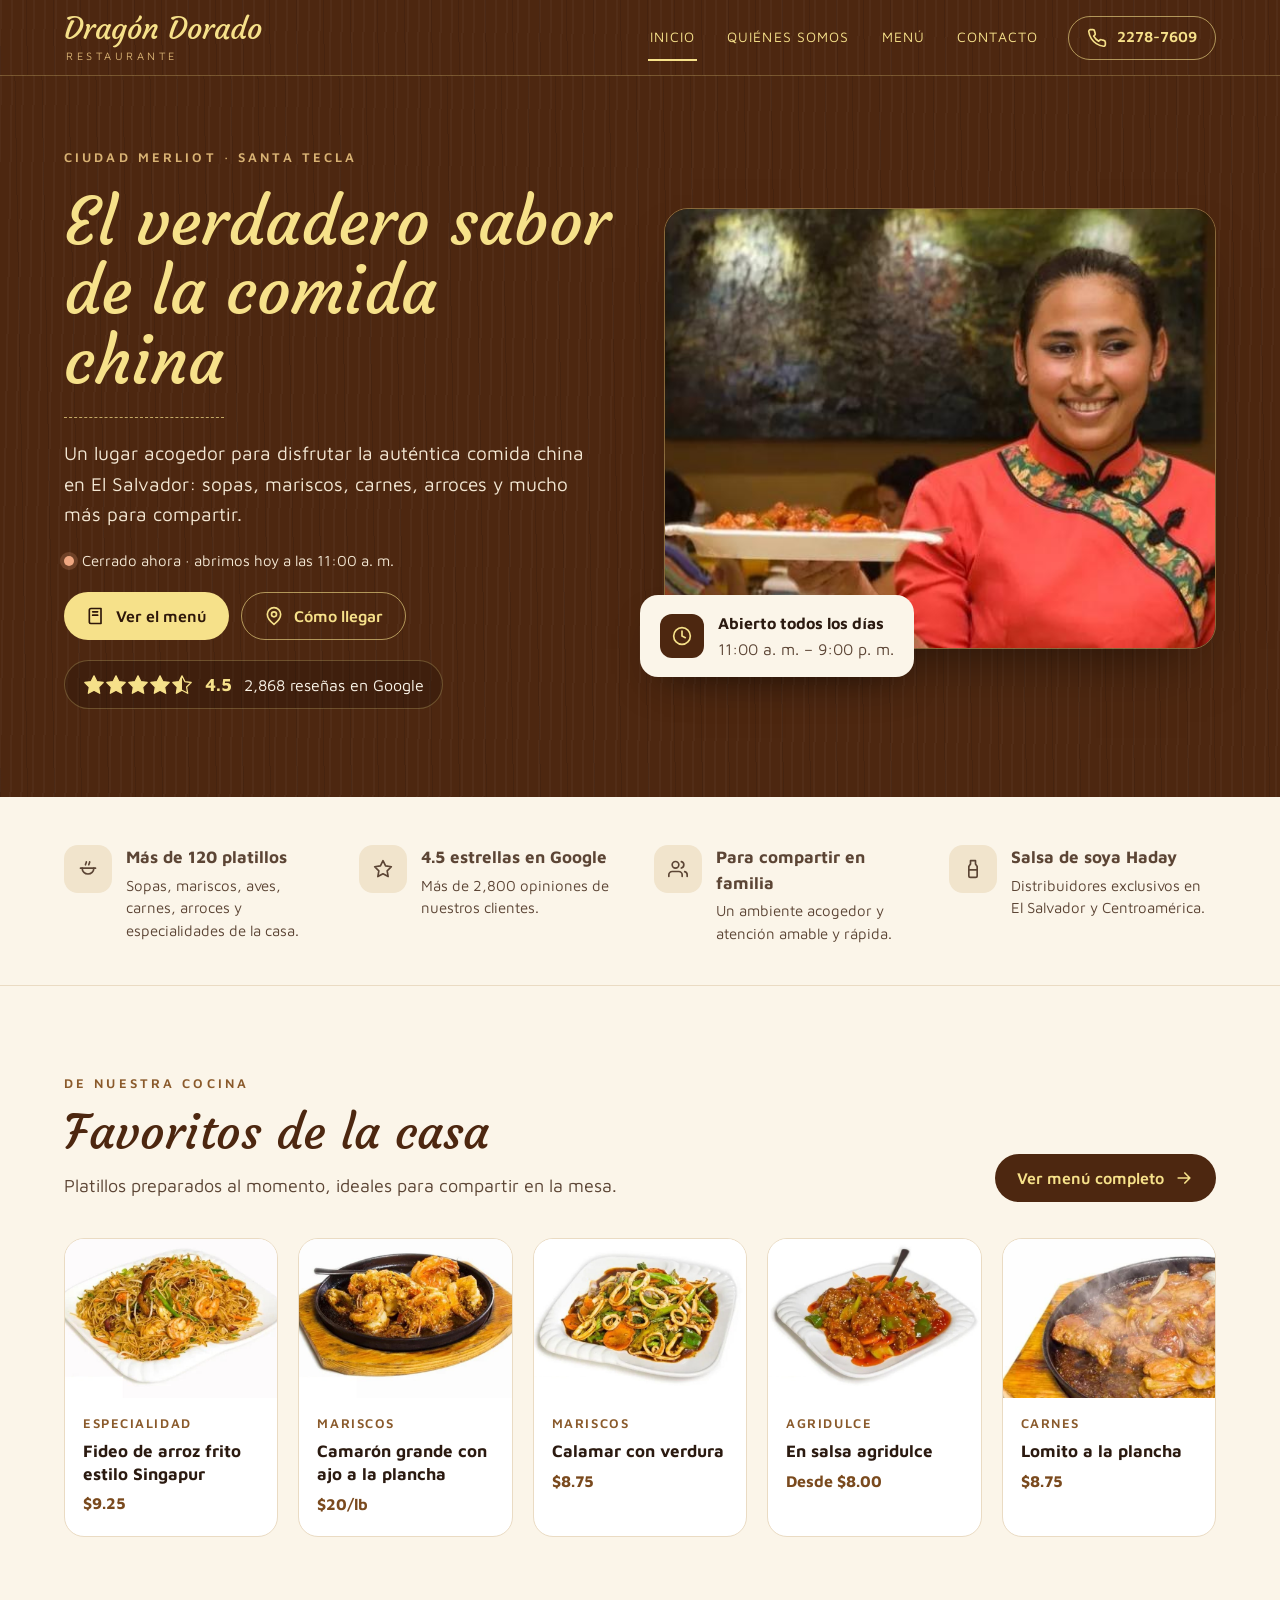
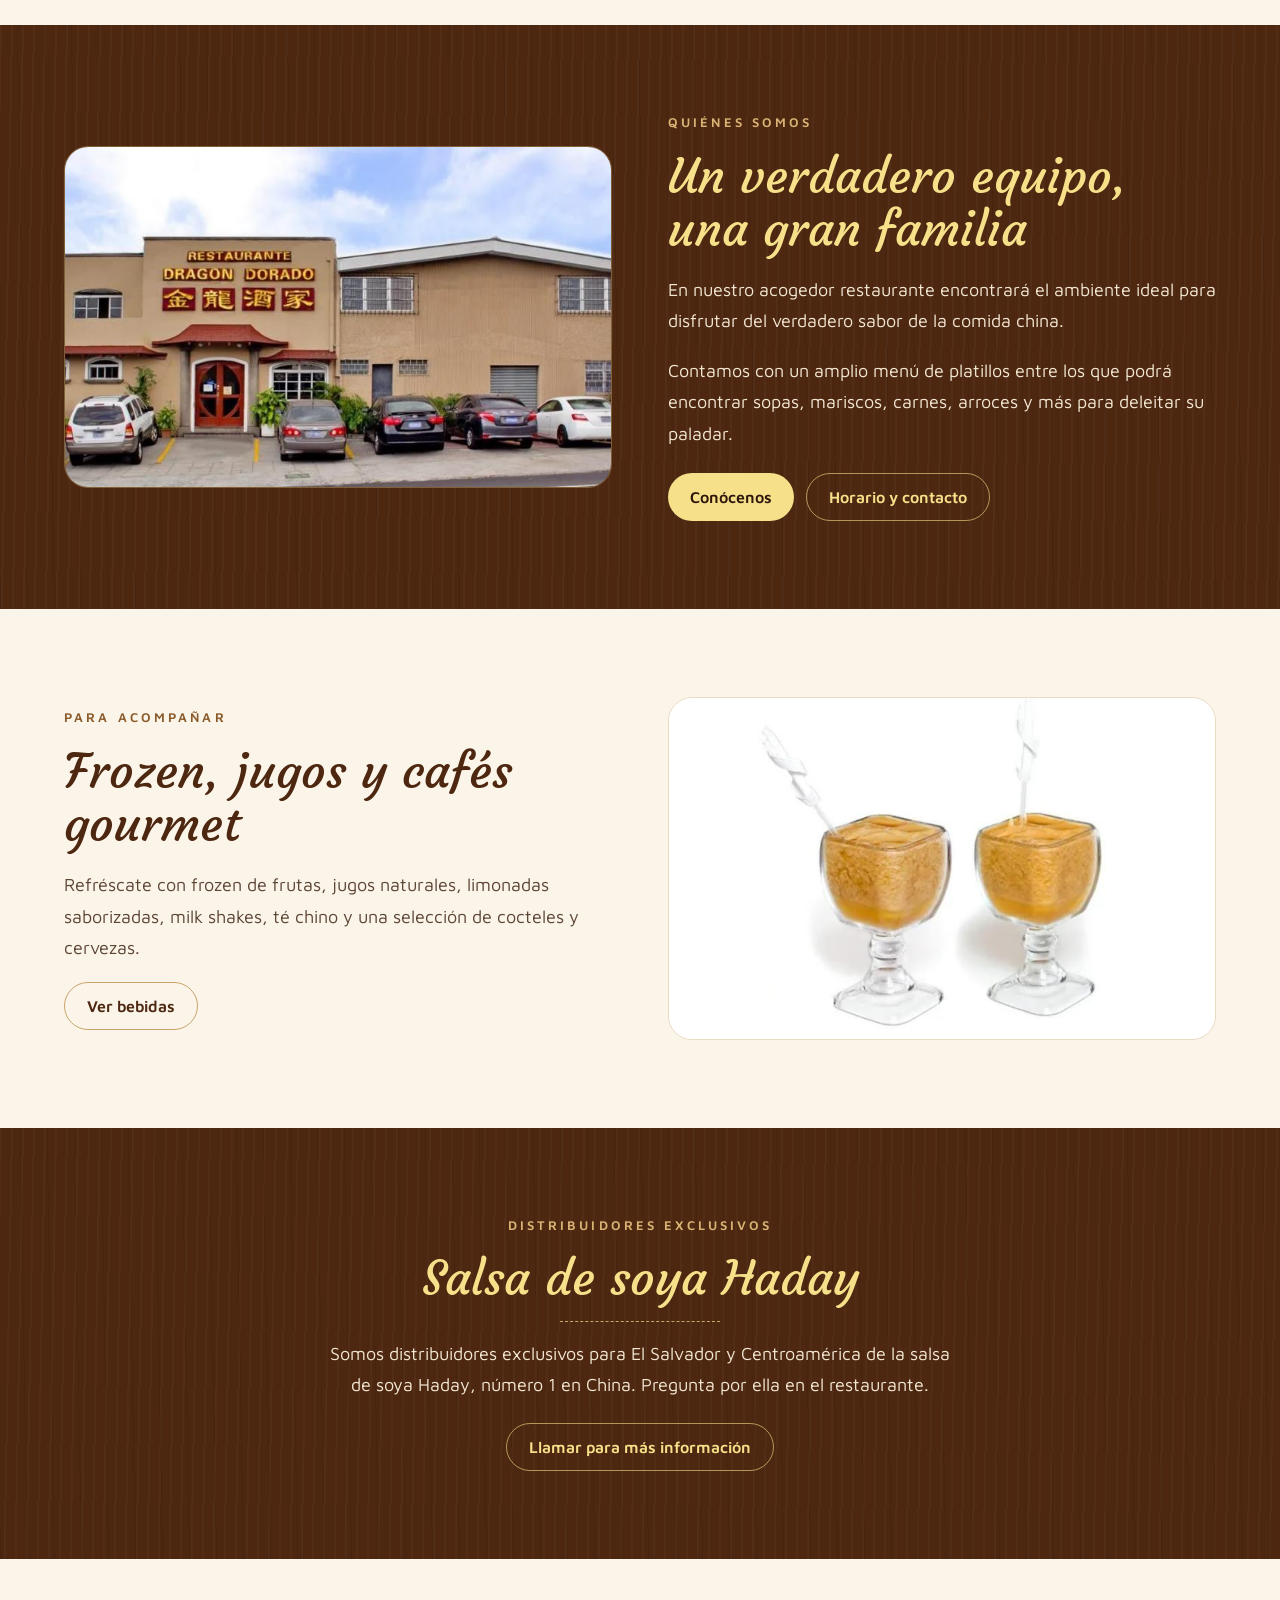
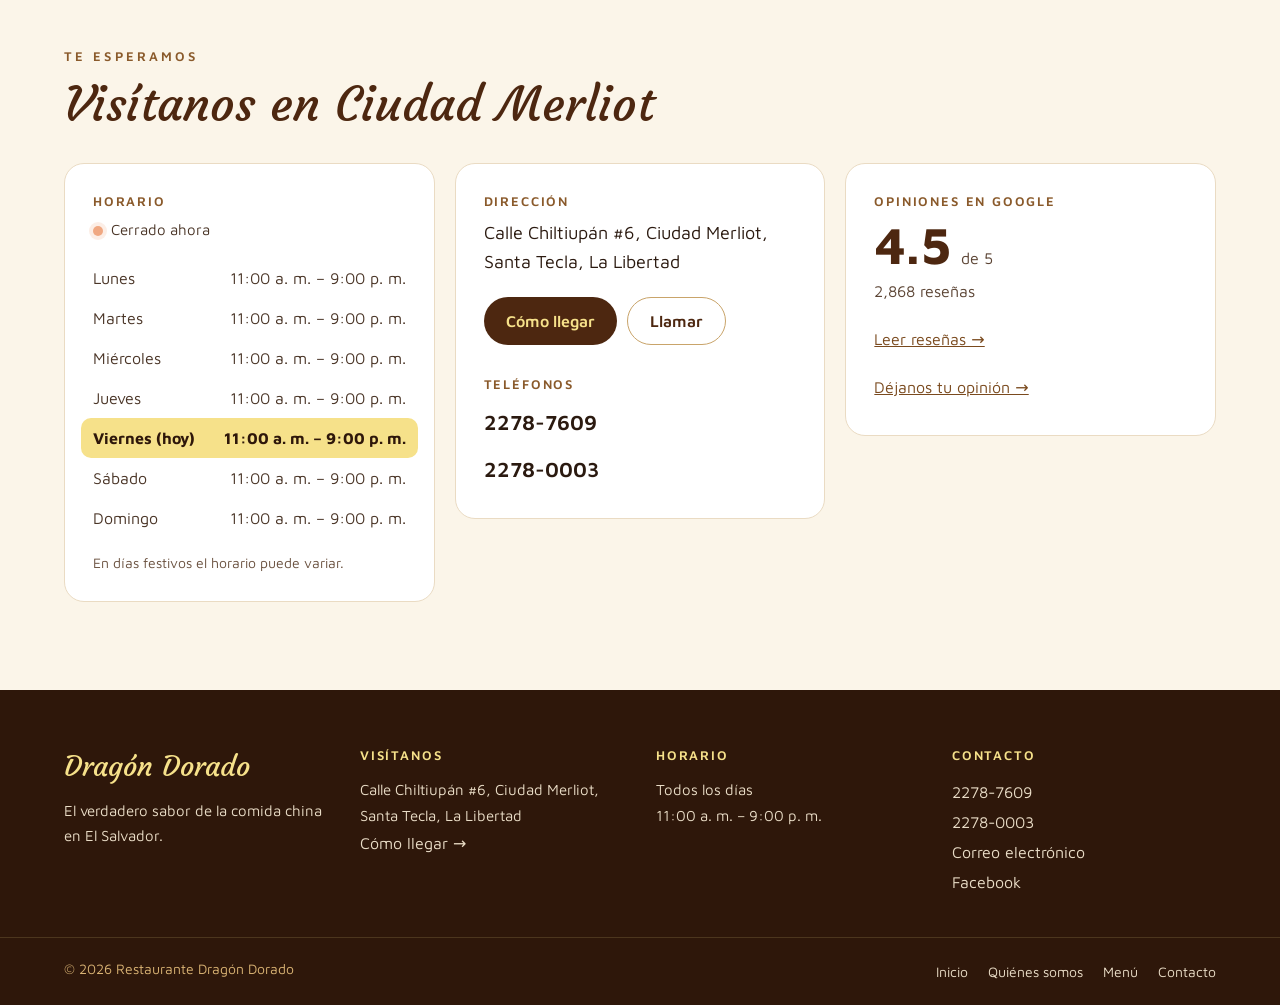
<file: index.html>
<!doctype html>
<html lang="es">
<head>
<meta charset="utf-8">
<meta name="viewport" content="width=device-width, initial-scale=1">
<title>Restaurante Dragón Dorado | Comida china en Santa Tecla</title>
<meta name="description" content="Auténtica comida china en Ciudad Merliot, Santa Tecla. Sopas, mariscos, carnes, arroces y especialidades de la casa. Abierto todos los días de 11:00 a. m. a 9:00 p. m.">
<link rel="canonical" href="https://restaurantedragondorado.netlify.app/">
<meta property="og:type" content="website">
<meta property="og:locale" content="es_SV">
<meta property="og:site_name" content="Restaurante Dragón Dorado">
<meta property="og:title" content="Restaurante Dragón Dorado | Comida china en Santa Tecla">
<meta property="og:description" content="Auténtica comida china en Ciudad Merliot, Santa Tecla. Sopas, mariscos, carnes, arroces y especialidades de la casa. Abierto todos los días de 11:00 a. m. a 9:00 p. m.">
<meta property="og:url" content="https://restaurantedragondorado.netlify.app/">
<meta property="og:image" content="https://restaurantedragondorado.netlify.app/img/servicio.jpg">
<meta name="twitter:card" content="summary_large_image">
<meta name="theme-color" content="#4D2710">
<link rel="icon" href="favicon.svg" type="image/svg+xml">
<link rel="preconnect" href="https://fonts.googleapis.com">
<link rel="preconnect" href="https://fonts.gstatic.com" crossorigin>
<link rel="stylesheet" href="https://fonts.googleapis.com/css2?family=Courgette&amp;family=Maven+Pro:wght@400;500;600;700&amp;display=swap">
<link rel="stylesheet" href="css/styles.css">
<script type="application/ld+json">{"@context": "https://schema.org", "@type": "Restaurant", "name": "Restaurante Dragón Dorado", "url": "https://restaurantedragondorado.netlify.app/", "image": ["https://restaurantedragondorado.netlify.app/img/local.jpg", "https://restaurantedragondorado.netlify.app/img/servicio.jpg"], "description": "Auténtica comida china en Ciudad Merliot, Santa Tecla. Distribuidores exclusivos de la salsa de soya Haday para El Salvador y Centroamérica.", "servesCuisine": ["Comida china", "Cantonesa"], "priceRange": "$$", "telephone": "+503 2278-7609", "email": "atencionalcliente@restaurantedragondorado.com.sv", "address": {"@type": "PostalAddress", "streetAddress": "Calle Chiltiupán #6, Ciudad Merliot", "addressLocality": "Santa Tecla", "addressRegion": "La Libertad", "addressCountry": "SV"}, "geo": {"@type": "GeoCoordinates", "latitude": 13.6782821, "longitude": -89.2685629}, "openingHoursSpecification": [{"@type": "OpeningHoursSpecification", "dayOfWeek": ["Monday", "Tuesday", "Wednesday", "Thursday", "Friday", "Saturday", "Sunday"], "opens": "11:00", "closes": "21:00"}], "hasMenu": "https://restaurantedragondorado.netlify.app/menu.html", "sameAs": ["https://facebook.com/RestauranteDragonDoradoSV"]}</script>
</head>
<body>
<a class="skip" href="#contenido">Saltar al contenido</a>
<header class="site-header wood">
  <div class="wrap hdr">
    <a class="brand" href="index.html" aria-label="Restaurante Dragón Dorado, inicio"><span class="brand-name">Dragón Dorado</span><span class="brand-sub">Restaurante</span></a>
    <button type="button" class="menu-btn" aria-label="Abrir menú" aria-expanded="false" aria-controls="navegacion"><svg class="ic-open" width="22" height="22" viewBox="0 0 24 24" fill="none" stroke="currentColor" stroke-width="2" stroke-linecap="round" stroke-linejoin="round" aria-hidden="true"><path d="M4 7h16M4 12h16M4 17h16"/></svg><svg class="ic-close" width="22" height="22" viewBox="0 0 24 24" fill="none" stroke="currentColor" stroke-width="2" stroke-linecap="round" stroke-linejoin="round" aria-hidden="true"><path d="M6 6l12 12M18 6L6 18"/></svg></button>
    <nav id="navegacion" class="navlinks" aria-label="Principal">
      <a class="navlink" href="index.html" aria-current="page">Inicio</a><a class="navlink" href="quienes-somos.html">Quiénes somos</a><a class="navlink" href="menu.html">Menú</a><a class="navlink" href="contacto.html">Contacto</a>
      <a class="btn btn-line btn-sm hide-sm" href="tel:+50322787609"><svg class="icon" width="18" height="18" viewBox="0 0 24 24" fill="none" stroke="currentColor" stroke-width="2" stroke-linecap="round" stroke-linejoin="round" aria-hidden="true"><path d="M22 16.9v3a2 2 0 0 1-2.2 2 19.8 19.8 0 0 1-8.6-3.1 19.5 19.5 0 0 1-6-6A19.8 19.8 0 0 1 2.1 4.2 2 2 0 0 1 4.1 2h3a2 2 0 0 1 2 1.7c.1.9.4 1.8.7 2.7a2 2 0 0 1-.5 2.1L8 9.8a16 16 0 0 0 6 6l1.3-1.3a2 2 0 0 1 2.1-.4c.9.3 1.8.6 2.7.7a2 2 0 0 1 1.7 2z"/></svg>2278-7609</a>
    </nav>
  </div>
</header>
<main id="contenido">
  <section class="wood">
    <div class="wrap hero hero-grid">
      <div class="stack" style="gap:20px">
        <p class="eyebrow">Ciudad Merliot · Santa Tecla</p>
        <h1 class="display hero-title">El verdadero sabor de la comida china</h1>
        <hr class="rule">
        <p class="lead" style="max-width:520px">Un lugar acogedor para disfrutar la auténtica comida china en El Salvador: sopas, mariscos, carnes, arroces y mucho más para compartir.</p>
        <p class="status" data-status="long" hidden><span class="dot" aria-hidden="true"></span><span class="status-text"></span></p>
        <div class="btns stack-sm">
          <a class="btn btn-gold" href="menu.html"><svg class="icon" width="20" height="20" viewBox="0 0 24 24" fill="none" stroke="currentColor" stroke-width="2" stroke-linecap="round" stroke-linejoin="round" aria-hidden="true"><path d="M4 19.5V5a2 2 0 0 1 2-2h12v18H6a2 2 0 0 1-2-1.5z"/><path d="M8 7h6M8 11h6"/></svg>Ver el menú</a>
          <a class="btn btn-line" href="https://www.google.com/maps/dir/?api=1&amp;destination=Restaurante+Dragon+Dorado+Santa+Tecla&amp;destination_place_id=ChIJp_tjUkouY48RQ3JO6eWSU9M" target="_blank" rel="noopener"><svg class="icon" width="20" height="20" viewBox="0 0 24 24" fill="none" stroke="currentColor" stroke-width="2" stroke-linecap="round" stroke-linejoin="round" aria-hidden="true"><path d="M20 10c0 6-8 12-8 12s-8-6-8-12a8 8 0 0 1 16 0z"/><circle cx="12" cy="10" r="3"/></svg>Cómo llegar</a>
        </div>
        <a class="rating" href="https://search.google.com/local/reviews?placeid=ChIJp_tjUkouY48RQ3JO6eWSU9M" target="_blank" rel="noopener" aria-label="Calificación 4.5 de 5 en Google, 2,868 reseñas. Ver reseñas">
          <svg width="110" height="22" viewBox="0 0 120 24" aria-hidden="true"><defs><clipPath id="stars-home"><rect width="108" height="24"/></clipPath></defs><g fill="none" stroke="#F6E18A" stroke-width="1.4" stroke-linejoin="round"><g transform="translate(0 0)"><path d="M12 2l3.09 6.26L22 9.27l-5 4.87 1.18 6.88L12 17.77l-6.18 3.25L7 14.14 2 9.27l6.91-1.01z"/></g><g transform="translate(24 0)"><path d="M12 2l3.09 6.26L22 9.27l-5 4.87 1.18 6.88L12 17.77l-6.18 3.25L7 14.14 2 9.27l6.91-1.01z"/></g><g transform="translate(48 0)"><path d="M12 2l3.09 6.26L22 9.27l-5 4.87 1.18 6.88L12 17.77l-6.18 3.25L7 14.14 2 9.27l6.91-1.01z"/></g><g transform="translate(72 0)"><path d="M12 2l3.09 6.26L22 9.27l-5 4.87 1.18 6.88L12 17.77l-6.18 3.25L7 14.14 2 9.27l6.91-1.01z"/></g><g transform="translate(96 0)"><path d="M12 2l3.09 6.26L22 9.27l-5 4.87 1.18 6.88L12 17.77l-6.18 3.25L7 14.14 2 9.27l6.91-1.01z"/></g></g><g fill="#F6E18A" clip-path="url(#stars-home)"><g transform="translate(0 0)"><path d="M12 2l3.09 6.26L22 9.27l-5 4.87 1.18 6.88L12 17.77l-6.18 3.25L7 14.14 2 9.27l6.91-1.01z"/></g><g transform="translate(24 0)"><path d="M12 2l3.09 6.26L22 9.27l-5 4.87 1.18 6.88L12 17.77l-6.18 3.25L7 14.14 2 9.27l6.91-1.01z"/></g><g transform="translate(48 0)"><path d="M12 2l3.09 6.26L22 9.27l-5 4.87 1.18 6.88L12 17.77l-6.18 3.25L7 14.14 2 9.27l6.91-1.01z"/></g><g transform="translate(72 0)"><path d="M12 2l3.09 6.26L22 9.27l-5 4.87 1.18 6.88L12 17.77l-6.18 3.25L7 14.14 2 9.27l6.91-1.01z"/></g><g transform="translate(96 0)"><path d="M12 2l3.09 6.26L22 9.27l-5 4.87 1.18 6.88L12 17.77l-6.18 3.25L7 14.14 2 9.27l6.91-1.01z"/></g></g></svg><strong>4.5</strong><span>2,868 reseñas en Google</span>
        </a>
      </div>
      <div class="hero-photo">
        <img src="img/servicio.jpg" width="800" height="448" alt="Mesera de Dragón Dorado sirviendo un platillo en el comedor" fetchpriority="high">
        <div class="hero-badge">
          <span class="badge-ic"><svg class="icon" width="22" height="22" viewBox="0 0 24 24" fill="none" stroke="currentColor" stroke-width="2" stroke-linecap="round" stroke-linejoin="round" aria-hidden="true"><circle cx="12" cy="12" r="10"/><path d="M12 6v6l4 2"/></svg></span>
          <span class="stack" style="gap:2px"><strong>Abierto todos los días</strong><span style="color:#5C4535">11:00 a. m. – 9:00 p. m.</span></span>
        </div>
      </div>
    </div>
  </section>

  <section style="border-bottom:1px solid #EADBC3">
    <div class="wrap feats">
      <div class="feat"><span class="feat-ic"><svg class="icon" width="22" height="22" viewBox="0 0 24 24" fill="none" stroke="currentColor" stroke-width="2" stroke-linecap="round" stroke-linejoin="round" aria-hidden="true"><path d="M3 11h18"/><path d="M5 11a7 7 0 0 0 14 0"/><path d="M9 7c0-1.5 1-2 1-3.5M13 7c0-1.5 1-2 1-3.5"/></svg></span><span><strong>Más de 120 platillos</strong><span>Sopas, mariscos, aves, carnes, arroces y especialidades de la casa.</span></span></div>
      <div class="feat"><span class="feat-ic"><svg class="icon" width="22" height="22" viewBox="0 0 24 24" fill="none" stroke="currentColor" stroke-width="2" stroke-linecap="round" stroke-linejoin="round" aria-hidden="true"><path d="M12 2l3.09 6.26L22 9.27l-5 4.87 1.18 6.88L12 17.77l-6.18 3.25L7 14.14 2 9.27l6.91-1.01z"/></svg></span><span><strong>4.5 estrellas en Google</strong><span>Más de 2,800 opiniones de nuestros clientes.</span></span></div>
      <div class="feat"><span class="feat-ic"><svg class="icon" width="22" height="22" viewBox="0 0 24 24" fill="none" stroke="currentColor" stroke-width="2" stroke-linecap="round" stroke-linejoin="round" aria-hidden="true"><path d="M17 21v-2a4 4 0 0 0-4-4H5a4 4 0 0 0-4 4v2"/><circle cx="9" cy="7" r="4"/><path d="M23 21v-2a4 4 0 0 0-3-3.87M16 3.13a4 4 0 0 1 0 7.75"/></svg></span><span><strong>Para compartir en familia</strong><span>Un ambiente acogedor y atención amable y rápida.</span></span></div>
      <div class="feat"><span class="feat-ic"><svg class="icon" width="22" height="22" viewBox="0 0 24 24" fill="none" stroke="currentColor" stroke-width="2" stroke-linecap="round" stroke-linejoin="round" aria-hidden="true"><path d="M9 2h6v4l2 3v11a2 2 0 0 1-2 2H9a2 2 0 0 1-2-2V9l2-3z"/><path d="M7 13h10"/></svg></span><span><strong>Salsa de soya Haday</strong><span>Distribuidores exclusivos en El Salvador y Centroamérica.</span></span></div>
    </div>
  </section>

  <section>
    <div class="wrap sec">
      <div class="head-row">
        <div class="stack" style="gap:12px;max-width:620px">
          <p class="eyebrow eyebrow-dark">De nuestra cocina</p>
          <h2 class="h2">Favoritos de la casa</h2>
          <p class="p" style="color:#5C4535">Platillos preparados al momento, ideales para compartir en la mesa.</p>
        </div>
        <a class="btn btn-dark" href="menu.html">Ver menú completo<svg class="icon" width="18" height="18" viewBox="0 0 24 24" fill="none" stroke="currentColor" stroke-width="2" stroke-linecap="round" stroke-linejoin="round" aria-hidden="true"><path d="M5 12h14M13 6l6 6-6 6"/></svg></a>
      </div>
      <div class="grid g-210">
        <a class="dish" href="menu.html"><img src="img/fideo-arroz.jpg" width="800" height="520" loading="lazy" alt="Fideo de arroz frito con camarones y verduras"><span class="dish-body"><span class="dish-cat">Especialidad</span><strong class="dish-name">Fideo de arroz frito estilo Singapur</strong><span class="dish-price">$9.25</span></span></a>
        <a class="dish" href="menu.html"><img src="img/camarones-plancha.jpg" width="800" height="520" loading="lazy" alt="Camarones grandes con ajo en plancha caliente"><span class="dish-body"><span class="dish-cat">Mariscos</span><strong class="dish-name">Camarón grande con ajo a la plancha</strong><span class="dish-price">$20/lb</span></span></a>
        <a class="dish" href="menu.html"><img src="img/calamar-verdura.jpg" width="800" height="520" loading="lazy" alt="Calamar salteado con verduras"><span class="dish-body"><span class="dish-cat">Mariscos</span><strong class="dish-name">Calamar con verdura</strong><span class="dish-price">$8.75</span></span></a>
        <a class="dish" href="menu.html"><img src="img/agridulce.jpg" width="800" height="520" loading="lazy" alt="Platillo en salsa agridulce con chile verde y ajonjolí"><span class="dish-body"><span class="dish-cat">Agridulce</span><strong class="dish-name">En salsa agridulce</strong><span class="dish-price">Desde $8.00</span></span></a>
        <a class="dish" href="menu.html"><img src="img/lomito-plancha.jpg" width="800" height="520" loading="lazy" alt="Lomito con cebolla en plancha caliente"><span class="dish-body"><span class="dish-cat">Carnes</span><strong class="dish-name">Lomito a la plancha</strong><span class="dish-price">$8.75</span></span></a>
      </div>
    </div>
  </section>

  <section class="wood">
    <div class="wrap sec split">
      <div><img class="photo" src="img/local.jpg" width="800" height="448" loading="lazy" alt="Fachada del Restaurante Dragón Dorado en Calle Chiltiupán, Ciudad Merliot"></div>
      <div class="stack" style="gap:18px">
        <p class="eyebrow">Quiénes somos</p>
        <h2 class="h2">Un verdadero equipo, una gran familia</h2>
        <p class="p">En nuestro acogedor restaurante encontrará el ambiente ideal para disfrutar del verdadero sabor de la comida china.</p>
        <p class="p">Contamos con un amplio menú de platillos entre los que podrá encontrar sopas, mariscos, carnes, arroces y más para deleitar su paladar.</p>
        <div class="btns" style="margin-top:6px">
          <a class="btn btn-gold" href="quienes-somos.html">Conócenos</a>
          <a class="btn btn-line" href="contacto.html">Horario y contacto</a>
        </div>
      </div>
    </div>
  </section>

  <section>
    <div class="wrap sec split" style="flex-wrap:wrap-reverse">
      <div class="stack" style="gap:18px">
        <p class="eyebrow eyebrow-dark">Para acompañar</p>
        <h2 class="h2">Frozen, jugos y cafés gourmet</h2>
        <p class="p" style="color:#5C4535">Refréscate con frozen de frutas, jugos naturales, limonadas saborizadas, milk shakes, té chino y una selección de cocteles y cervezas.</p>
        <div><a class="btn btn-outline" href="menu.html#bebidas">Ver bebidas</a></div>
      </div>
      <div class="photo-frame"><img class="photo" src="img/frozen.jpg" width="800" height="520" loading="lazy" alt="Dos frozen servidos en copa"></div>
    </div>
  </section>

  <section class="wood">
    <div class="wrap sec stack center" style="gap:16px">
      <p class="eyebrow">Distribuidores exclusivos</p>
      <h2 class="h2">Salsa de soya Haday</h2>
      <hr class="rule">
      <p class="p" style="max-width:640px">Somos distribuidores exclusivos para El Salvador y Centroamérica de la salsa de soya Haday, número 1 en China. Pregunta por ella en el restaurante.</p>
      <a class="btn btn-line" href="tel:+50322787609" style="margin-top:6px">Llamar para más información</a>
    </div>
  </section>

  <section>
    <div class="wrap sec">
      <div class="stack" style="gap:12px;margin-bottom:32px">
        <p class="eyebrow eyebrow-dark">Te esperamos</p>
        <h2 class="h2">Visítanos en Ciudad Merliot</h2>
      </div>
      <div class="grid g-300">
        <div class="card">
          <span class="clabel">Horario</span>
          <p class="status status-dark" data-status="short" hidden><span class="dot" aria-hidden="true"></span><span class="status-text"></span></p>
          <ul class="hours"><li data-day="1"><span>Lunes</span><span>11:00 a. m. – 9:00 p. m.</span></li><li data-day="2"><span>Martes</span><span>11:00 a. m. – 9:00 p. m.</span></li><li data-day="3"><span>Miércoles</span><span>11:00 a. m. – 9:00 p. m.</span></li><li data-day="4"><span>Jueves</span><span>11:00 a. m. – 9:00 p. m.</span></li><li data-day="5"><span>Viernes</span><span>11:00 a. m. – 9:00 p. m.</span></li><li data-day="6"><span>Sábado</span><span>11:00 a. m. – 9:00 p. m.</span></li><li data-day="0"><span>Domingo</span><span>11:00 a. m. – 9:00 p. m.</span></li></ul>
          <span class="note">En días festivos el horario puede variar.</span>
        </div>
        <div class="card">
          <span class="clabel">Dirección</span>
          <p style="margin:0;font-size:18px;line-height:1.6">Calle Chiltiupán #6, Ciudad Merliot, Santa Tecla, La Libertad</p>
          <div class="btns" style="margin-top:12px;gap:10px">
            <a class="btn btn-dark" href="https://www.google.com/maps/dir/?api=1&amp;destination=Restaurante+Dragon+Dorado+Santa+Tecla&amp;destination_place_id=ChIJp_tjUkouY48RQ3JO6eWSU9M" target="_blank" rel="noopener">Cómo llegar</a>
            <a class="btn btn-outline" href="tel:+50322787609">Llamar</a>
          </div>
          <span class="clabel" style="margin-top:22px">Teléfonos</span>
          <a class="big" href="tel:+50322787609">2278-7609</a>
          <a class="big" href="tel:+50322780003">2278-0003</a>
        </div>
        <div class="card">
          <span class="clabel">Opiniones en Google</span>
          <span style="display:flex;align-items:baseline;gap:10px"><span style="font-size:52px;font-weight:700;color:#4D2710;line-height:1">4.5</span><span style="font-size:16px;color:#5C4535">de 5</span></span>
          <span style="font-size:16px;color:#5C4535">2,868 reseñas</span>
          <a href="https://search.google.com/local/reviews?placeid=ChIJp_tjUkouY48RQ3JO6eWSU9M" target="_blank" rel="noopener" style="font-size:16px;padding:8px 0;margin-top:8px">Leer reseñas →</a>
          <a href="https://search.google.com/local/writereview?placeid=ChIJp_tjUkouY48RQ3JO6eWSU9M" target="_blank" rel="noopener" style="font-size:16px;padding:8px 0">Déjanos tu opinión →</a>
        </div>
      </div>
    </div>
  </section>
</main>
<footer class="site-footer">
  <div class="wrap fgrid">
    <div class="stack" style="gap:10px">
      <span style="font-family:'Courgette',cursive;font-size:28px;color:#F6E18A">Dragón Dorado</span>
      <p class="ftext">El verdadero sabor de la comida china en El Salvador.</p>
    </div>
    <div>
      <p class="fh">Visítanos</p>
      <p class="ftext">Calle Chiltiupán #6, Ciudad Merliot, Santa Tecla, La Libertad</p>
      <a class="flink" href="https://www.google.com/maps/dir/?api=1&amp;destination=Restaurante+Dragon+Dorado+Santa+Tecla&amp;destination_place_id=ChIJp_tjUkouY48RQ3JO6eWSU9M" target="_blank" rel="noopener">Cómo llegar →</a>
    </div>
    <div>
      <p class="fh">Horario</p>
      <p class="ftext">Todos los días<br>11:00 a. m. – 9:00 p. m.</p>
    </div>
    <div class="stack" style="gap:0">
      <p class="fh">Contacto</p>
      <a class="flink" href="tel:+50322787609">2278-7609</a>
      <a class="flink" href="tel:+50322780003">2278-0003</a>
      <a class="flink" href="mailto:atencionalcliente@restaurantedragondorado.com.sv">Correo electrónico</a>
      <a class="flink" href="https://facebook.com/RestauranteDragonDoradoSV" target="_blank" rel="noopener">Facebook</a>
    </div>
  </div>
  <div class="fbottom">
    <div class="wrap">
      <span>© <span data-year>2026</span> Restaurante Dragón Dorado</span>
      <nav aria-label="Pie de página"><a class="flink" href="index.html">Inicio</a><a class="flink" href="quienes-somos.html">Quiénes somos</a><a class="flink" href="menu.html">Menú</a><a class="flink" href="contacto.html">Contacto</a></nav>
    </div>
  </div>
</footer>
<nav class="mbar" aria-label="Contacto rápido">
  <a class="mlink" href="tel:+50322787609"><svg class="icon" width="22" height="22" viewBox="0 0 24 24" fill="none" stroke="currentColor" stroke-width="2" stroke-linecap="round" stroke-linejoin="round" aria-hidden="true"><path d="M22 16.9v3a2 2 0 0 1-2.2 2 19.8 19.8 0 0 1-8.6-3.1 19.5 19.5 0 0 1-6-6A19.8 19.8 0 0 1 2.1 4.2 2 2 0 0 1 4.1 2h3a2 2 0 0 1 2 1.7c.1.9.4 1.8.7 2.7a2 2 0 0 1-.5 2.1L8 9.8a16 16 0 0 0 6 6l1.3-1.3a2 2 0 0 1 2.1-.4c.9.3 1.8.6 2.7.7a2 2 0 0 1 1.7 2z"/></svg>Llamar</a>
  <a class="mlink" href="menu.html"><svg class="icon" width="22" height="22" viewBox="0 0 24 24" fill="none" stroke="currentColor" stroke-width="2" stroke-linecap="round" stroke-linejoin="round" aria-hidden="true"><path d="M4 19.5V5a2 2 0 0 1 2-2h12v18H6a2 2 0 0 1-2-1.5z"/><path d="M8 7h6M8 11h6"/></svg>Menú</a>
  <a class="mlink" href="https://www.google.com/maps/dir/?api=1&amp;destination=Restaurante+Dragon+Dorado+Santa+Tecla&amp;destination_place_id=ChIJp_tjUkouY48RQ3JO6eWSU9M" target="_blank" rel="noopener"><svg class="icon" width="22" height="22" viewBox="0 0 24 24" fill="none" stroke="currentColor" stroke-width="2" stroke-linecap="round" stroke-linejoin="round" aria-hidden="true"><path d="M20 10c0 6-8 12-8 12s-8-6-8-12a8 8 0 0 1 16 0z"/><circle cx="12" cy="10" r="3"/></svg>Cómo llegar</a>
</nav>
<script src="js/main.js" defer></script>
</body>
</html>
</file>
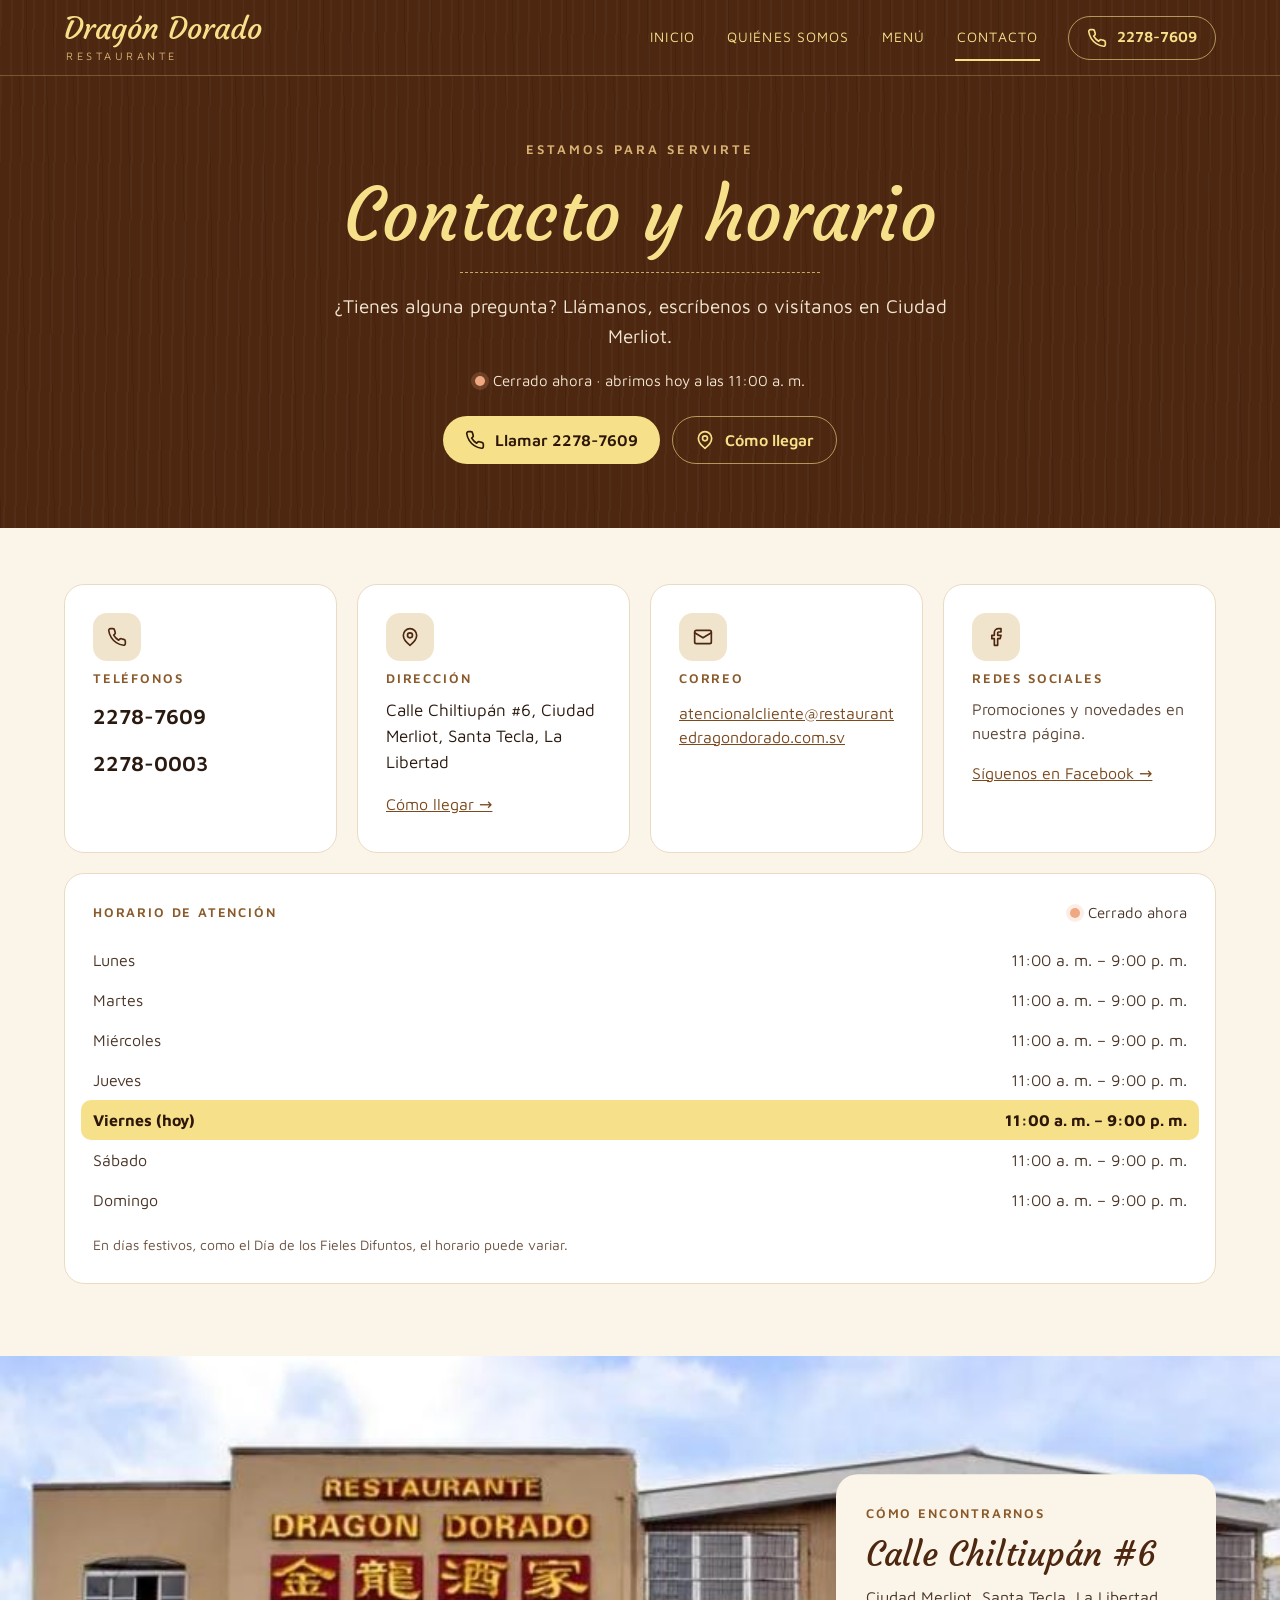
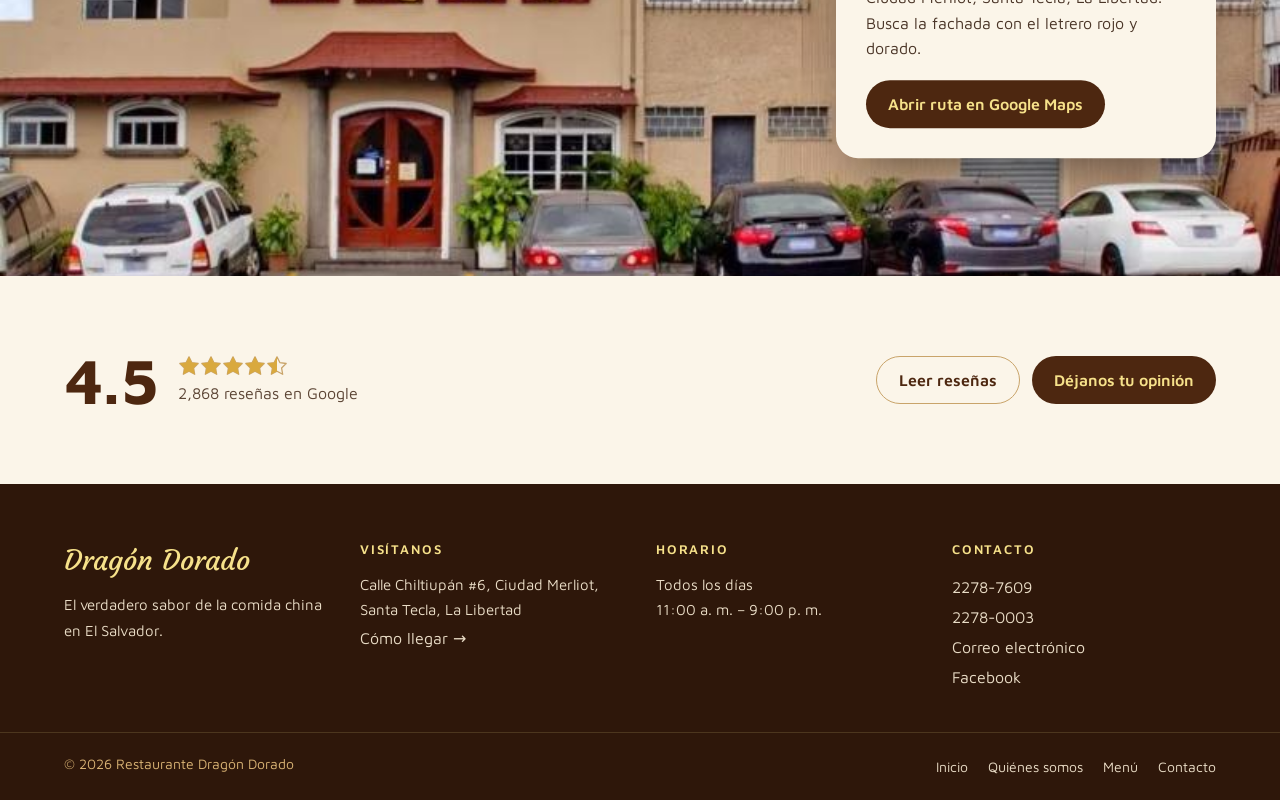
<file: contacto.html>
<!doctype html>
<html lang="es">
<head>
<meta charset="utf-8">
<meta name="viewport" content="width=device-width, initial-scale=1">
<title>Contacto y horario | Restaurante Dragón Dorado</title>
<meta name="description" content="Teléfonos, dirección y horario de Restaurante Dragón Dorado en Calle Chiltiupán #6, Ciudad Merliot, Santa Tecla. Abierto todos los días de 11:00 a. m. a 9:00 p. m.">
<link rel="canonical" href="https://restaurantedragondorado.netlify.app/contacto.html">
<meta property="og:type" content="website">
<meta property="og:locale" content="es_SV">
<meta property="og:site_name" content="Restaurante Dragón Dorado">
<meta property="og:title" content="Contacto y horario | Restaurante Dragón Dorado">
<meta property="og:description" content="Teléfonos, dirección y horario de Restaurante Dragón Dorado en Calle Chiltiupán #6, Ciudad Merliot, Santa Tecla. Abierto todos los días de 11:00 a. m. a 9:00 p. m.">
<meta property="og:url" content="https://restaurantedragondorado.netlify.app/contacto.html">
<meta property="og:image" content="https://restaurantedragondorado.netlify.app/img/local.jpg">
<meta name="twitter:card" content="summary_large_image">
<meta name="theme-color" content="#4D2710">
<link rel="icon" href="favicon.svg" type="image/svg+xml">
<link rel="preconnect" href="https://fonts.googleapis.com">
<link rel="preconnect" href="https://fonts.gstatic.com" crossorigin>
<link rel="stylesheet" href="https://fonts.googleapis.com/css2?family=Courgette&amp;family=Maven+Pro:wght@400;500;600;700&amp;display=swap">
<link rel="stylesheet" href="css/styles.css">
<script type="application/ld+json">{"@context": "https://schema.org", "@type": "Restaurant", "name": "Restaurante Dragón Dorado", "url": "https://restaurantedragondorado.netlify.app/", "image": ["https://restaurantedragondorado.netlify.app/img/local.jpg", "https://restaurantedragondorado.netlify.app/img/servicio.jpg"], "description": "Auténtica comida china en Ciudad Merliot, Santa Tecla. Distribuidores exclusivos de la salsa de soya Haday para El Salvador y Centroamérica.", "servesCuisine": ["Comida china", "Cantonesa"], "priceRange": "$$", "telephone": "+503 2278-7609", "email": "atencionalcliente@restaurantedragondorado.com.sv", "address": {"@type": "PostalAddress", "streetAddress": "Calle Chiltiupán #6, Ciudad Merliot", "addressLocality": "Santa Tecla", "addressRegion": "La Libertad", "addressCountry": "SV"}, "geo": {"@type": "GeoCoordinates", "latitude": 13.6782821, "longitude": -89.2685629}, "openingHoursSpecification": [{"@type": "OpeningHoursSpecification", "dayOfWeek": ["Monday", "Tuesday", "Wednesday", "Thursday", "Friday", "Saturday", "Sunday"], "opens": "11:00", "closes": "21:00"}], "hasMenu": "https://restaurantedragondorado.netlify.app/menu.html", "sameAs": ["https://facebook.com/RestauranteDragonDoradoSV"]}</script>
</head>
<body>
<a class="skip" href="#contenido">Saltar al contenido</a>
<header class="site-header wood">
  <div class="wrap hdr">
    <a class="brand" href="index.html" aria-label="Restaurante Dragón Dorado, inicio"><span class="brand-name">Dragón Dorado</span><span class="brand-sub">Restaurante</span></a>
    <button type="button" class="menu-btn" aria-label="Abrir menú" aria-expanded="false" aria-controls="navegacion"><svg class="ic-open" width="22" height="22" viewBox="0 0 24 24" fill="none" stroke="currentColor" stroke-width="2" stroke-linecap="round" stroke-linejoin="round" aria-hidden="true"><path d="M4 7h16M4 12h16M4 17h16"/></svg><svg class="ic-close" width="22" height="22" viewBox="0 0 24 24" fill="none" stroke="currentColor" stroke-width="2" stroke-linecap="round" stroke-linejoin="round" aria-hidden="true"><path d="M6 6l12 12M18 6L6 18"/></svg></button>
    <nav id="navegacion" class="navlinks" aria-label="Principal">
      <a class="navlink" href="index.html">Inicio</a><a class="navlink" href="quienes-somos.html">Quiénes somos</a><a class="navlink" href="menu.html">Menú</a><a class="navlink" href="contacto.html" aria-current="page">Contacto</a>
      <a class="btn btn-line btn-sm hide-sm" href="tel:+50322787609"><svg class="icon" width="18" height="18" viewBox="0 0 24 24" fill="none" stroke="currentColor" stroke-width="2" stroke-linecap="round" stroke-linejoin="round" aria-hidden="true"><path d="M22 16.9v3a2 2 0 0 1-2.2 2 19.8 19.8 0 0 1-8.6-3.1 19.5 19.5 0 0 1-6-6A19.8 19.8 0 0 1 2.1 4.2 2 2 0 0 1 4.1 2h3a2 2 0 0 1 2 1.7c.1.9.4 1.8.7 2.7a2 2 0 0 1-.5 2.1L8 9.8a16 16 0 0 0 6 6l1.3-1.3a2 2 0 0 1 2.1-.4c.9.3 1.8.6 2.7.7a2 2 0 0 1 1.7 2z"/></svg>2278-7609</a>
    </nav>
  </div>
</header>
<main id="contenido">
  <section class="wood">
    <div class="wrap page-hero">
      <p class="eyebrow">Estamos para servirte</p>
      <h1 class="display">Contacto y horario</h1>
      <hr class="rule">
      <p class="lead">¿Tienes alguna pregunta? Llámanos, escríbenos o visítanos en Ciudad Merliot.</p>
      <p class="status" data-status="long" hidden><span class="dot" aria-hidden="true"></span><span class="status-text"></span></p>
      <div class="btns stack-sm" style="justify-content:center;margin-top:6px">
        <a class="btn btn-gold" href="tel:+50322787609"><svg class="icon" width="20" height="20" viewBox="0 0 24 24" fill="none" stroke="currentColor" stroke-width="2" stroke-linecap="round" stroke-linejoin="round" aria-hidden="true"><path d="M22 16.9v3a2 2 0 0 1-2.2 2 19.8 19.8 0 0 1-8.6-3.1 19.5 19.5 0 0 1-6-6A19.8 19.8 0 0 1 2.1 4.2 2 2 0 0 1 4.1 2h3a2 2 0 0 1 2 1.7c.1.9.4 1.8.7 2.7a2 2 0 0 1-.5 2.1L8 9.8a16 16 0 0 0 6 6l1.3-1.3a2 2 0 0 1 2.1-.4c.9.3 1.8.6 2.7.7a2 2 0 0 1 1.7 2z"/></svg>Llamar 2278-7609</a>
        <a class="btn btn-line" href="https://www.google.com/maps/dir/?api=1&amp;destination=Restaurante+Dragon+Dorado+Santa+Tecla&amp;destination_place_id=ChIJp_tjUkouY48RQ3JO6eWSU9M" target="_blank" rel="noopener"><svg class="icon" width="20" height="20" viewBox="0 0 24 24" fill="none" stroke="currentColor" stroke-width="2" stroke-linecap="round" stroke-linejoin="round" aria-hidden="true"><path d="M20 10c0 6-8 12-8 12s-8-6-8-12a8 8 0 0 1 16 0z"/><circle cx="12" cy="10" r="3"/></svg>Cómo llegar</a>
      </div>
    </div>
  </section>

  <section>
    <div class="wrap grid g-240" style="padding-top:56px;padding-bottom:72px">
      <div class="card">
        <span class="ic"><svg class="icon" width="22" height="22" viewBox="0 0 24 24" fill="none" stroke="currentColor" stroke-width="2" stroke-linecap="round" stroke-linejoin="round" aria-hidden="true"><path d="M22 16.9v3a2 2 0 0 1-2.2 2 19.8 19.8 0 0 1-8.6-3.1 19.5 19.5 0 0 1-6-6A19.8 19.8 0 0 1 2.1 4.2 2 2 0 0 1 4.1 2h3a2 2 0 0 1 2 1.7c.1.9.4 1.8.7 2.7a2 2 0 0 1-.5 2.1L8 9.8a16 16 0 0 0 6 6l1.3-1.3a2 2 0 0 1 2.1-.4c.9.3 1.8.6 2.7.7a2 2 0 0 1 1.7 2z"/></svg></span>
        <span class="clabel">Teléfonos</span>
        <a class="big" href="tel:+50322787609">2278-7609</a>
        <a class="big" href="tel:+50322780003">2278-0003</a>
      </div>
      <div class="card">
        <span class="ic"><svg class="icon" width="22" height="22" viewBox="0 0 24 24" fill="none" stroke="currentColor" stroke-width="2" stroke-linecap="round" stroke-linejoin="round" aria-hidden="true"><path d="M20 10c0 6-8 12-8 12s-8-6-8-12a8 8 0 0 1 16 0z"/><circle cx="12" cy="10" r="3"/></svg></span>
        <span class="clabel">Dirección</span>
        <span style="font-size:17px;line-height:1.55">Calle Chiltiupán #6, Ciudad Merliot, Santa Tecla, La Libertad</span>
        <a href="https://www.google.com/maps/dir/?api=1&amp;destination=Restaurante+Dragon+Dorado+Santa+Tecla&amp;destination_place_id=ChIJp_tjUkouY48RQ3JO6eWSU9M" target="_blank" rel="noopener" style="font-size:16px;padding:8px 0">Cómo llegar →</a>
      </div>
      <div class="card">
        <span class="ic"><svg class="icon" width="22" height="22" viewBox="0 0 24 24" fill="none" stroke="currentColor" stroke-width="2" stroke-linecap="round" stroke-linejoin="round" aria-hidden="true"><rect x="2" y="4" width="20" height="16" rx="2"/><path d="m22 7-10 6L2 7"/></svg></span>
        <span class="clabel">Correo</span>
        <a href="mailto:atencionalcliente@restaurantedragondorado.com.sv" style="font-size:16px;line-height:1.5;overflow-wrap:anywhere;padding:4px 0">atencionalcliente@restaurantedragondorado.com.sv</a>
      </div>
      <div class="card">
        <span class="ic"><svg class="icon" width="22" height="22" viewBox="0 0 24 24" fill="none" stroke="currentColor" stroke-width="2" stroke-linecap="round" stroke-linejoin="round" aria-hidden="true"><path d="M18 2h-3a5 5 0 0 0-5 5v3H7v4h3v8h4v-8h3l1-4h-4V7a1 1 0 0 1 1-1h3z"/></svg></span>
        <span class="clabel">Redes sociales</span>
        <span style="font-size:16px;line-height:1.5;color:#5C4535">Promociones y novedades en nuestra página.</span>
        <a href="https://facebook.com/RestauranteDragonDoradoSV" target="_blank" rel="noopener" style="font-size:16px;padding:8px 0">Síguenos en Facebook →</a>
      </div>
      <div class="card" style="grid-column:1 / -1">
        <div style="display:flex;flex-wrap:wrap;align-items:center;justify-content:space-between;gap:10px">
          <h2 class="clabel" style="margin:0">Horario de atención</h2>
          <p class="status status-dark" data-status="short" hidden><span class="dot" aria-hidden="true"></span><span class="status-text"></span></p>
        </div>
        <ul class="hours"><li data-day="1"><span>Lunes</span><span>11:00 a. m. – 9:00 p. m.</span></li><li data-day="2"><span>Martes</span><span>11:00 a. m. – 9:00 p. m.</span></li><li data-day="3"><span>Miércoles</span><span>11:00 a. m. – 9:00 p. m.</span></li><li data-day="4"><span>Jueves</span><span>11:00 a. m. – 9:00 p. m.</span></li><li data-day="5"><span>Viernes</span><span>11:00 a. m. – 9:00 p. m.</span></li><li data-day="6"><span>Sábado</span><span>11:00 a. m. – 9:00 p. m.</span></li><li data-day="0"><span>Domingo</span><span>11:00 a. m. – 9:00 p. m.</span></li></ul>
        <span class="note">En días festivos, como el Día de los Fieles Difuntos, el horario puede variar.</span>
      </div>
    </div>
  </section>

  <section class="map">
    <img src="img/local.jpg" width="800" height="448" loading="lazy" alt="Fachada del Restaurante Dragón Dorado en Ciudad Merliot">
    <div class="map-card">
      <span class="clabel">Cómo encontrarnos</span>
      <h2 class="h2">Calle Chiltiupán #6</h2>
      <p style="margin:0;font-size:16px;line-height:1.6;color:#4A3527">Ciudad Merliot, Santa Tecla, La Libertad. Busca la fachada con el letrero rojo y dorado.</p>
      <div class="btns" style="margin-top:6px"><a class="btn btn-dark" href="https://www.google.com/maps/dir/?api=1&amp;destination=Restaurante+Dragon+Dorado+Santa+Tecla&amp;destination_place_id=ChIJp_tjUkouY48RQ3JO6eWSU9M" target="_blank" rel="noopener">Abrir ruta en Google Maps</a></div>
    </div>
  </section>

  <section>
    <div class="wrap" style="padding-top:72px;padding-bottom:72px;display:flex;flex-wrap:wrap;align-items:center;justify-content:space-between;gap:24px">
      <div style="display:flex;align-items:center;gap:20px">
        <span style="font-size:64px;font-weight:700;color:#4D2710;line-height:1">4.5</span>
        <span class="stack" style="gap:4px"><svg width="110" height="22" viewBox="0 0 120 24" role="img" aria-label="4.5 de 5 estrellas"><defs><clipPath id="stars-contacto"><rect width="108" height="24"/></clipPath></defs><g fill="none" stroke="#C9A46A" stroke-width="1.4" stroke-linejoin="round"><g transform="translate(0 0)"><path d="M12 2l3.09 6.26L22 9.27l-5 4.87 1.18 6.88L12 17.77l-6.18 3.25L7 14.14 2 9.27l6.91-1.01z"/></g><g transform="translate(24 0)"><path d="M12 2l3.09 6.26L22 9.27l-5 4.87 1.18 6.88L12 17.77l-6.18 3.25L7 14.14 2 9.27l6.91-1.01z"/></g><g transform="translate(48 0)"><path d="M12 2l3.09 6.26L22 9.27l-5 4.87 1.18 6.88L12 17.77l-6.18 3.25L7 14.14 2 9.27l6.91-1.01z"/></g><g transform="translate(72 0)"><path d="M12 2l3.09 6.26L22 9.27l-5 4.87 1.18 6.88L12 17.77l-6.18 3.25L7 14.14 2 9.27l6.91-1.01z"/></g><g transform="translate(96 0)"><path d="M12 2l3.09 6.26L22 9.27l-5 4.87 1.18 6.88L12 17.77l-6.18 3.25L7 14.14 2 9.27l6.91-1.01z"/></g></g><g fill="#D9A93E" clip-path="url(#stars-contacto)"><g transform="translate(0 0)"><path d="M12 2l3.09 6.26L22 9.27l-5 4.87 1.18 6.88L12 17.77l-6.18 3.25L7 14.14 2 9.27l6.91-1.01z"/></g><g transform="translate(24 0)"><path d="M12 2l3.09 6.26L22 9.27l-5 4.87 1.18 6.88L12 17.77l-6.18 3.25L7 14.14 2 9.27l6.91-1.01z"/></g><g transform="translate(48 0)"><path d="M12 2l3.09 6.26L22 9.27l-5 4.87 1.18 6.88L12 17.77l-6.18 3.25L7 14.14 2 9.27l6.91-1.01z"/></g><g transform="translate(72 0)"><path d="M12 2l3.09 6.26L22 9.27l-5 4.87 1.18 6.88L12 17.77l-6.18 3.25L7 14.14 2 9.27l6.91-1.01z"/></g><g transform="translate(96 0)"><path d="M12 2l3.09 6.26L22 9.27l-5 4.87 1.18 6.88L12 17.77l-6.18 3.25L7 14.14 2 9.27l6.91-1.01z"/></g></g></svg><span style="font-size:16px;color:#5C4535">2,868 reseñas en Google</span></span>
      </div>
      <div class="btns">
        <a class="btn btn-outline" href="https://search.google.com/local/reviews?placeid=ChIJp_tjUkouY48RQ3JO6eWSU9M" target="_blank" rel="noopener">Leer reseñas</a>
        <a class="btn btn-dark" href="https://search.google.com/local/writereview?placeid=ChIJp_tjUkouY48RQ3JO6eWSU9M" target="_blank" rel="noopener">Déjanos tu opinión</a>
      </div>
    </div>
  </section>
</main>
<footer class="site-footer">
  <div class="wrap fgrid">
    <div class="stack" style="gap:10px">
      <span style="font-family:'Courgette',cursive;font-size:28px;color:#F6E18A">Dragón Dorado</span>
      <p class="ftext">El verdadero sabor de la comida china en El Salvador.</p>
    </div>
    <div>
      <p class="fh">Visítanos</p>
      <p class="ftext">Calle Chiltiupán #6, Ciudad Merliot, Santa Tecla, La Libertad</p>
      <a class="flink" href="https://www.google.com/maps/dir/?api=1&amp;destination=Restaurante+Dragon+Dorado+Santa+Tecla&amp;destination_place_id=ChIJp_tjUkouY48RQ3JO6eWSU9M" target="_blank" rel="noopener">Cómo llegar →</a>
    </div>
    <div>
      <p class="fh">Horario</p>
      <p class="ftext">Todos los días<br>11:00 a. m. – 9:00 p. m.</p>
    </div>
    <div class="stack" style="gap:0">
      <p class="fh">Contacto</p>
      <a class="flink" href="tel:+50322787609">2278-7609</a>
      <a class="flink" href="tel:+50322780003">2278-0003</a>
      <a class="flink" href="mailto:atencionalcliente@restaurantedragondorado.com.sv">Correo electrónico</a>
      <a class="flink" href="https://facebook.com/RestauranteDragonDoradoSV" target="_blank" rel="noopener">Facebook</a>
    </div>
  </div>
  <div class="fbottom">
    <div class="wrap">
      <span>© <span data-year>2026</span> Restaurante Dragón Dorado</span>
      <nav aria-label="Pie de página"><a class="flink" href="index.html">Inicio</a><a class="flink" href="quienes-somos.html">Quiénes somos</a><a class="flink" href="menu.html">Menú</a><a class="flink" href="contacto.html">Contacto</a></nav>
    </div>
  </div>
</footer>
<nav class="mbar" aria-label="Contacto rápido">
  <a class="mlink" href="tel:+50322787609"><svg class="icon" width="22" height="22" viewBox="0 0 24 24" fill="none" stroke="currentColor" stroke-width="2" stroke-linecap="round" stroke-linejoin="round" aria-hidden="true"><path d="M22 16.9v3a2 2 0 0 1-2.2 2 19.8 19.8 0 0 1-8.6-3.1 19.5 19.5 0 0 1-6-6A19.8 19.8 0 0 1 2.1 4.2 2 2 0 0 1 4.1 2h3a2 2 0 0 1 2 1.7c.1.9.4 1.8.7 2.7a2 2 0 0 1-.5 2.1L8 9.8a16 16 0 0 0 6 6l1.3-1.3a2 2 0 0 1 2.1-.4c.9.3 1.8.6 2.7.7a2 2 0 0 1 1.7 2z"/></svg>Llamar</a>
  <a class="mlink" href="menu.html"><svg class="icon" width="22" height="22" viewBox="0 0 24 24" fill="none" stroke="currentColor" stroke-width="2" stroke-linecap="round" stroke-linejoin="round" aria-hidden="true"><path d="M4 19.5V5a2 2 0 0 1 2-2h12v18H6a2 2 0 0 1-2-1.5z"/><path d="M8 7h6M8 11h6"/></svg>Menú</a>
  <a class="mlink" href="https://www.google.com/maps/dir/?api=1&amp;destination=Restaurante+Dragon+Dorado+Santa+Tecla&amp;destination_place_id=ChIJp_tjUkouY48RQ3JO6eWSU9M" target="_blank" rel="noopener"><svg class="icon" width="22" height="22" viewBox="0 0 24 24" fill="none" stroke="currentColor" stroke-width="2" stroke-linecap="round" stroke-linejoin="round" aria-hidden="true"><path d="M20 10c0 6-8 12-8 12s-8-6-8-12a8 8 0 0 1 16 0z"/><circle cx="12" cy="10" r="3"/></svg>Cómo llegar</a>
</nav>
<script src="js/main.js" defer></script>
</body>
</html>
</file>
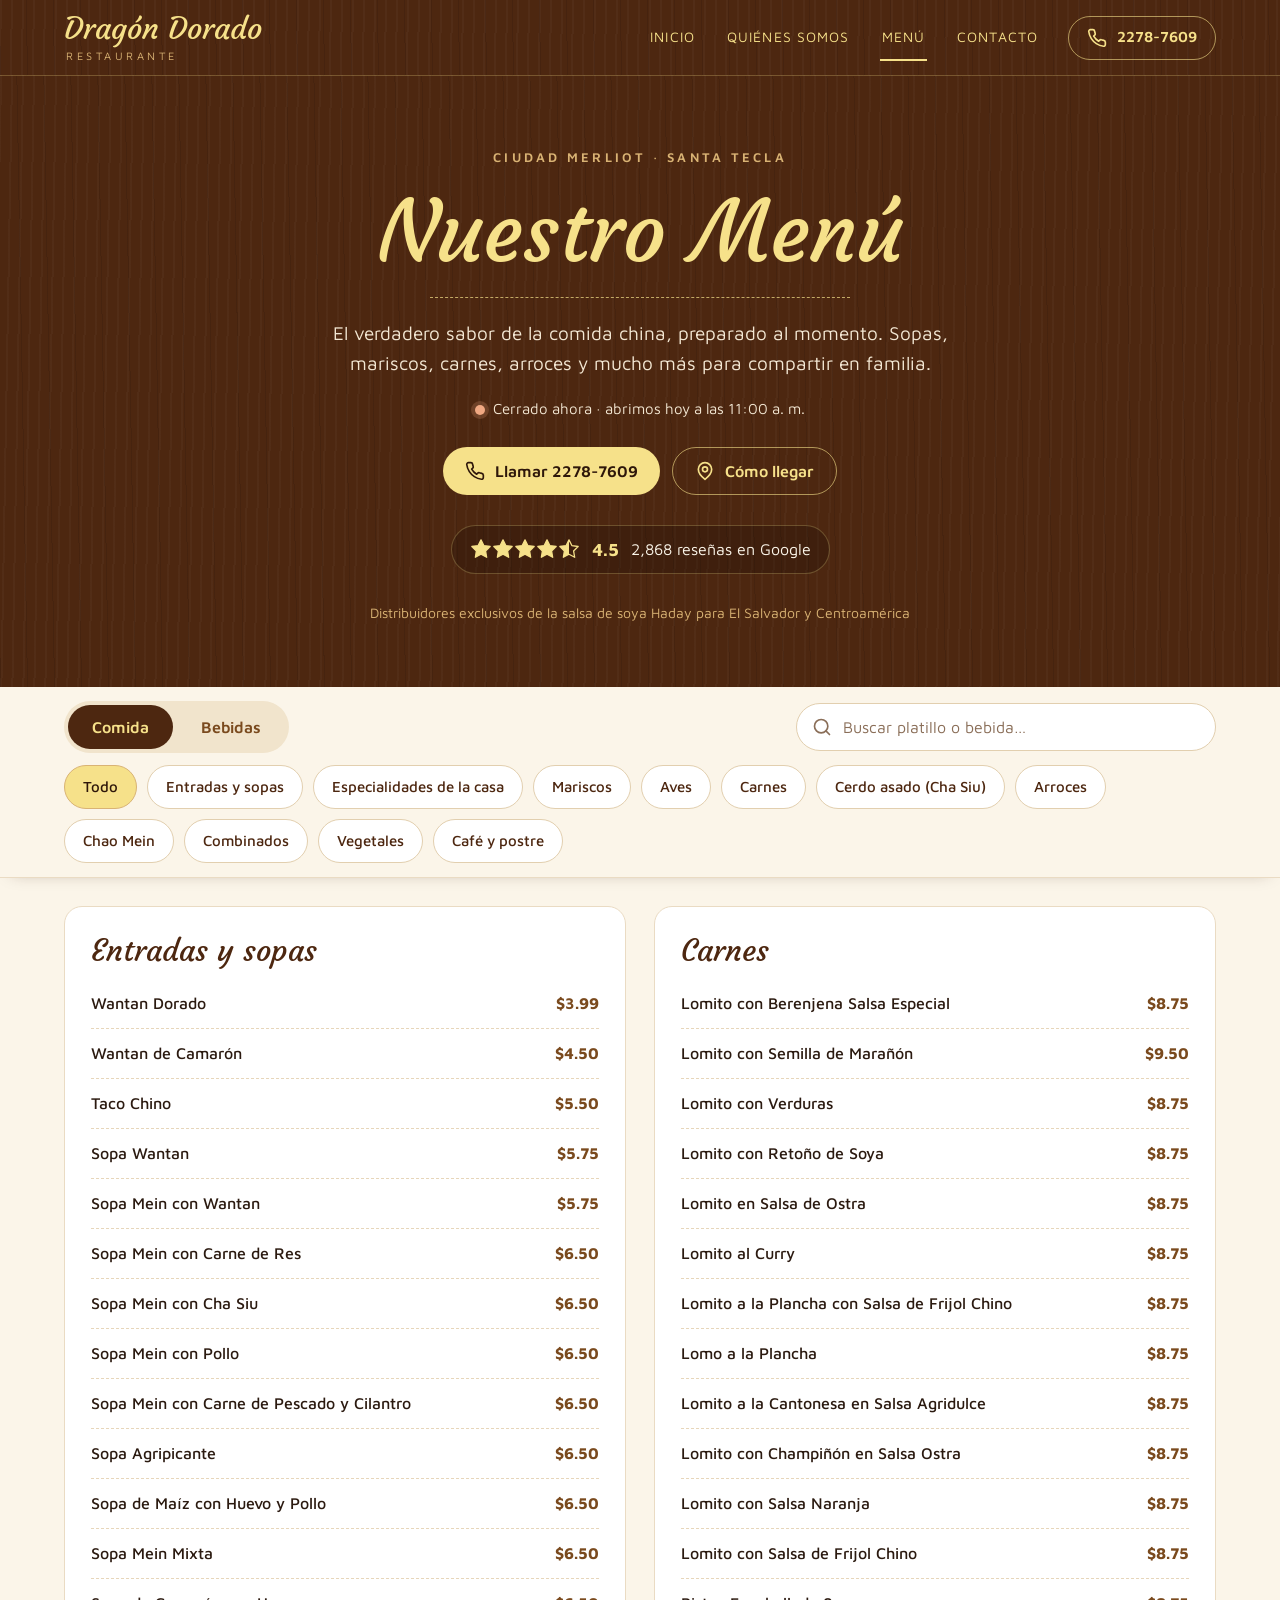
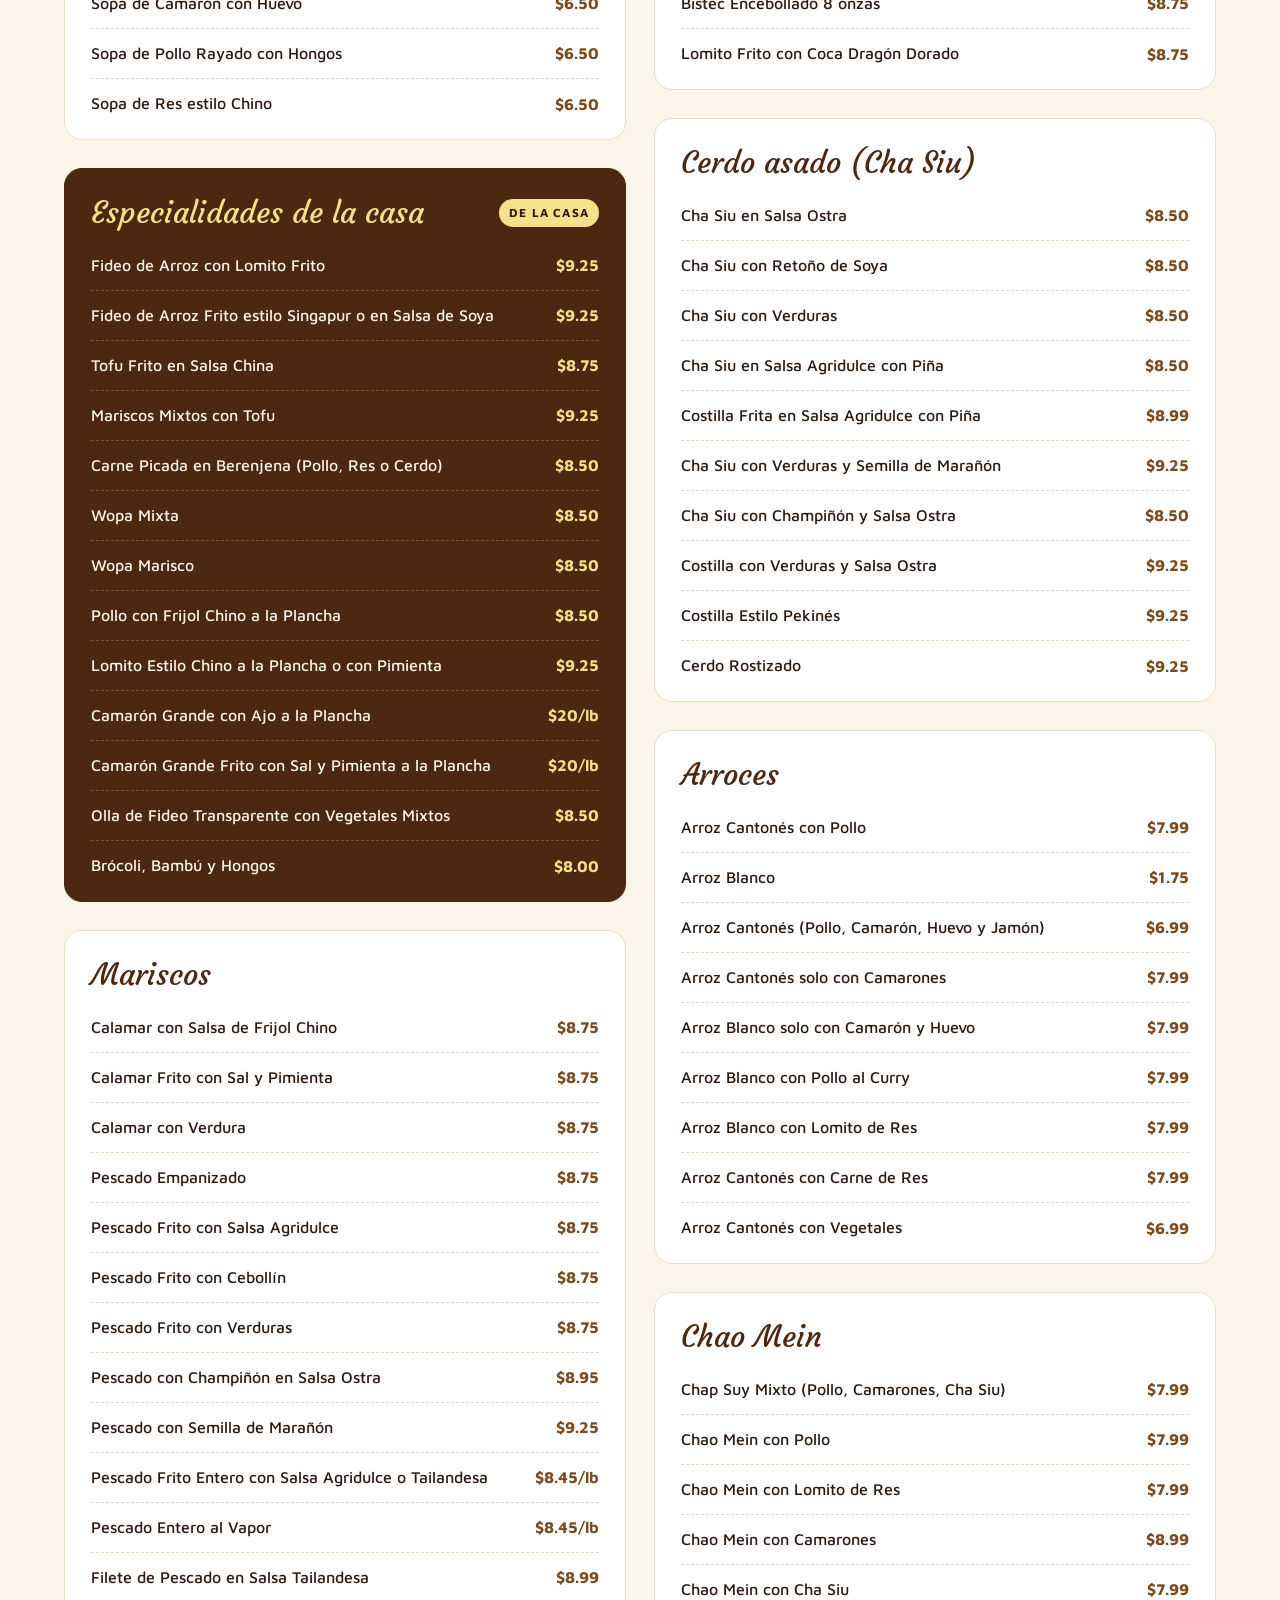
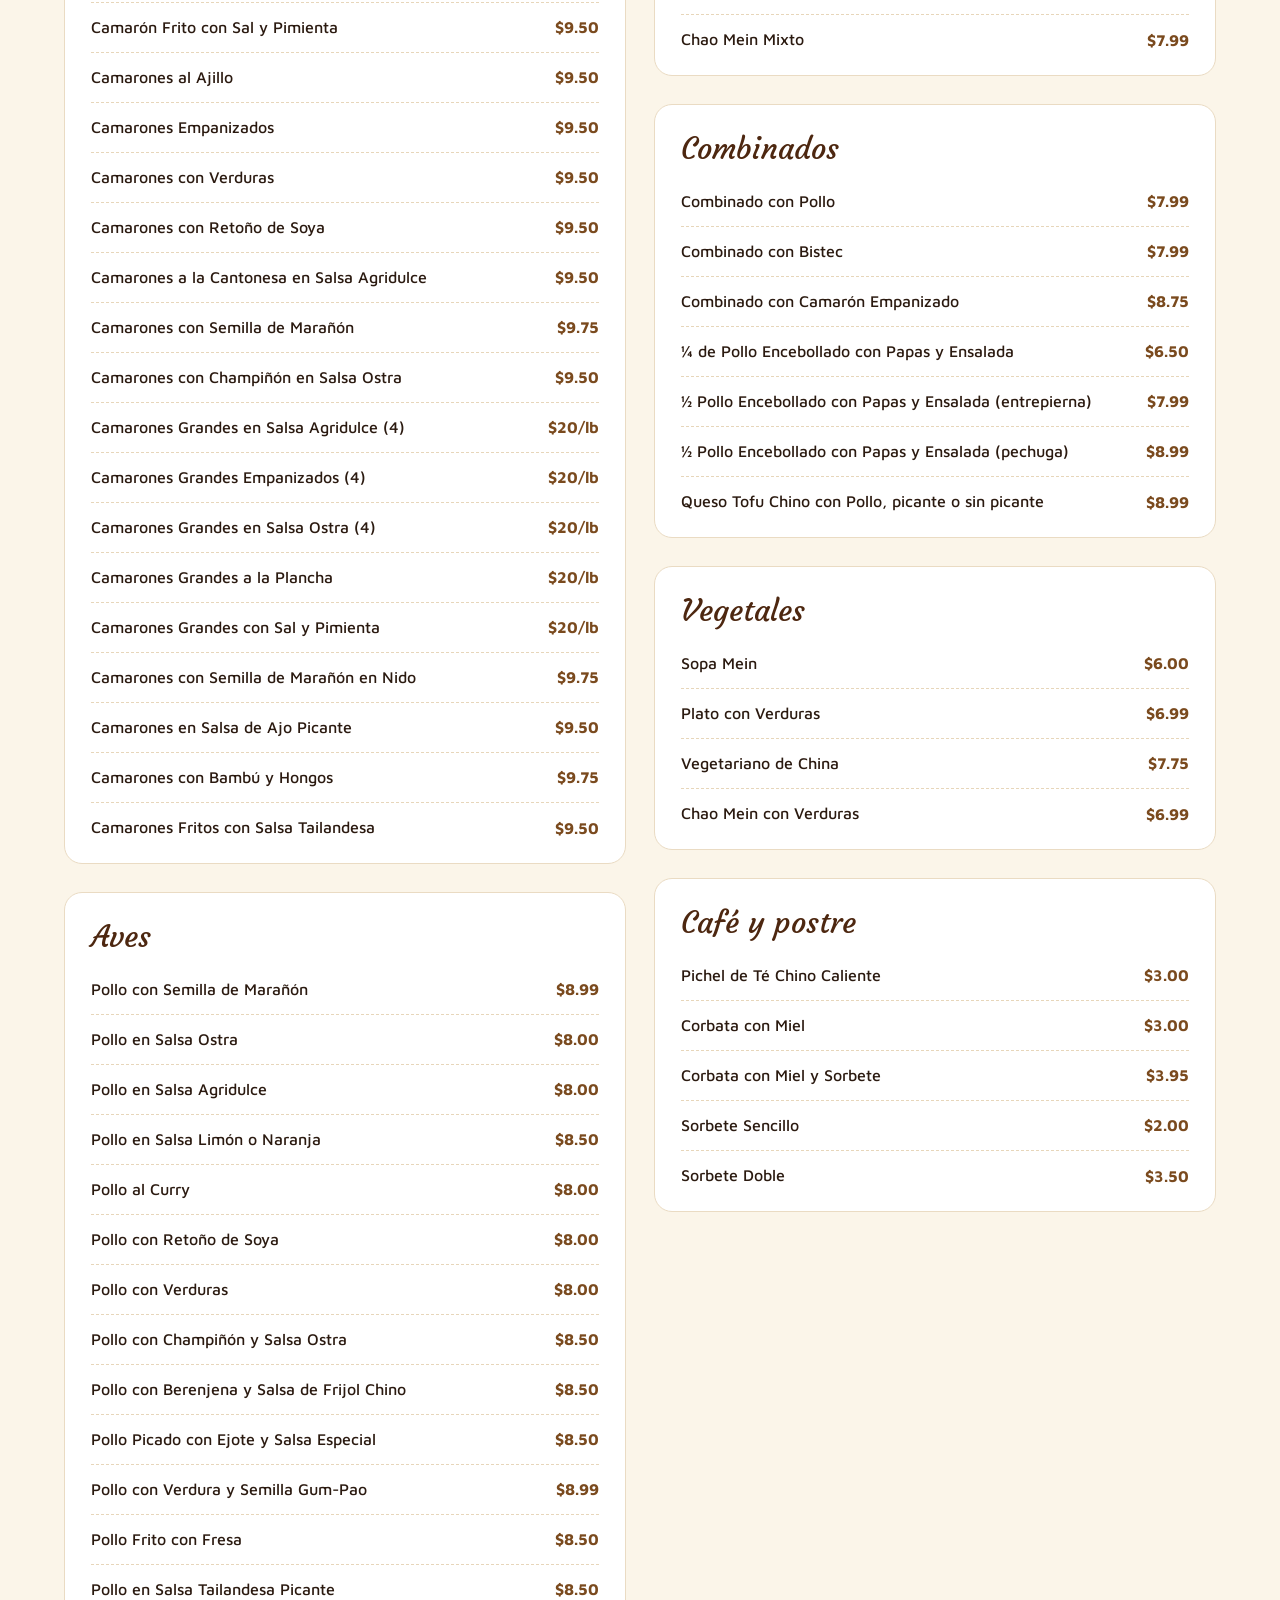
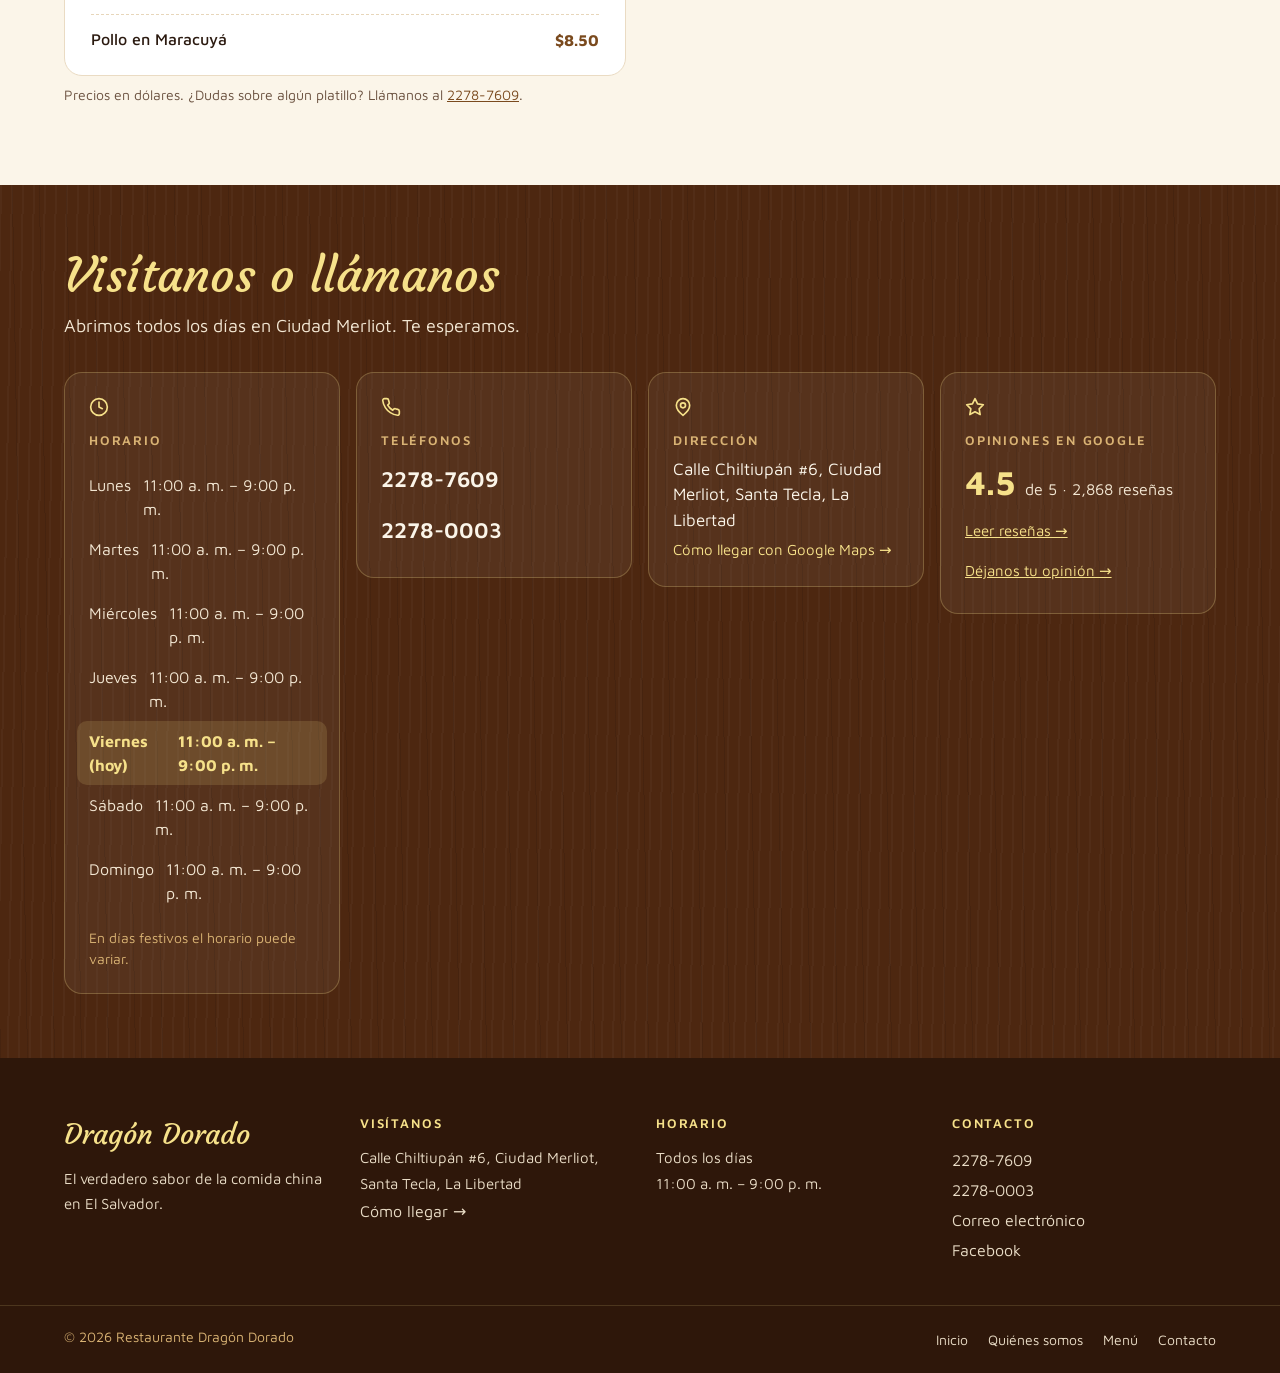
<file: menu.html>
<!doctype html>
<html lang="es">
<head>
<meta charset="utf-8">
<meta name="viewport" content="width=device-width, initial-scale=1">
<title>Menú | Restaurante Dragón Dorado</title>
<meta name="description" content="Menú completo de Restaurante Dragón Dorado con precios: entradas y sopas, mariscos, aves, carnes, cha siu, arroces, chao mein, especialidades y bebidas.">
<link rel="canonical" href="https://restaurantedragondorado.netlify.app/menu.html">
<meta property="og:type" content="website">
<meta property="og:locale" content="es_SV">
<meta property="og:site_name" content="Restaurante Dragón Dorado">
<meta property="og:title" content="Menú | Restaurante Dragón Dorado">
<meta property="og:description" content="Menú completo de Restaurante Dragón Dorado con precios: entradas y sopas, mariscos, aves, carnes, cha siu, arroces, chao mein, especialidades y bebidas.">
<meta property="og:url" content="https://restaurantedragondorado.netlify.app/menu.html">
<meta property="og:image" content="https://restaurantedragondorado.netlify.app/img/local.jpg">
<meta name="twitter:card" content="summary_large_image">
<meta name="theme-color" content="#4D2710">
<link rel="icon" href="favicon.svg" type="image/svg+xml">
<link rel="preconnect" href="https://fonts.googleapis.com">
<link rel="preconnect" href="https://fonts.gstatic.com" crossorigin>
<link rel="stylesheet" href="https://fonts.googleapis.com/css2?family=Courgette&amp;family=Maven+Pro:wght@400;500;600;700&amp;display=swap">
<link rel="stylesheet" href="css/styles.css">
</head>
<body>
<a class="skip" href="#contenido">Saltar al contenido</a>
<header class="site-header wood">
  <div class="wrap hdr">
    <a class="brand" href="index.html" aria-label="Restaurante Dragón Dorado, inicio"><span class="brand-name">Dragón Dorado</span><span class="brand-sub">Restaurante</span></a>
    <button type="button" class="menu-btn" aria-label="Abrir menú" aria-expanded="false" aria-controls="navegacion"><svg class="ic-open" width="22" height="22" viewBox="0 0 24 24" fill="none" stroke="currentColor" stroke-width="2" stroke-linecap="round" stroke-linejoin="round" aria-hidden="true"><path d="M4 7h16M4 12h16M4 17h16"/></svg><svg class="ic-close" width="22" height="22" viewBox="0 0 24 24" fill="none" stroke="currentColor" stroke-width="2" stroke-linecap="round" stroke-linejoin="round" aria-hidden="true"><path d="M6 6l12 12M18 6L6 18"/></svg></button>
    <nav id="navegacion" class="navlinks" aria-label="Principal">
      <a class="navlink" href="index.html">Inicio</a><a class="navlink" href="quienes-somos.html">Quiénes somos</a><a class="navlink" href="menu.html" aria-current="page">Menú</a><a class="navlink" href="contacto.html">Contacto</a>
      <a class="btn btn-line btn-sm hide-sm" href="tel:+50322787609"><svg class="icon" width="18" height="18" viewBox="0 0 24 24" fill="none" stroke="currentColor" stroke-width="2" stroke-linecap="round" stroke-linejoin="round" aria-hidden="true"><path d="M22 16.9v3a2 2 0 0 1-2.2 2 19.8 19.8 0 0 1-8.6-3.1 19.5 19.5 0 0 1-6-6A19.8 19.8 0 0 1 2.1 4.2 2 2 0 0 1 4.1 2h3a2 2 0 0 1 2 1.7c.1.9.4 1.8.7 2.7a2 2 0 0 1-.5 2.1L8 9.8a16 16 0 0 0 6 6l1.3-1.3a2 2 0 0 1 2.1-.4c.9.3 1.8.6 2.7.7a2 2 0 0 1 1.7 2z"/></svg>2278-7609</a>
    </nav>
  </div>
</header>
<main id="contenido">
  <section class="wood">
    <div class="wrap mhero">
      <p class="eyebrow">Ciudad Merliot · Santa Tecla</p>
      <h1 class="display">Nuestro Menú</h1>
      <hr class="rule" style="width:min(100%,420px)">
      <p class="lead" style="max-width:620px">El verdadero sabor de la comida china, preparado al momento. Sopas, mariscos, carnes, arroces y mucho más para compartir en familia.</p>
      <p class="status" data-status="long" hidden><span class="dot" aria-hidden="true"></span><span class="status-text"></span></p>
      <div class="btns stack-sm" style="justify-content:center;margin-top:6px">
        <a class="btn btn-gold" href="tel:+50322787609"><svg class="icon" width="20" height="20" viewBox="0 0 24 24" fill="none" stroke="currentColor" stroke-width="2" stroke-linecap="round" stroke-linejoin="round" aria-hidden="true"><path d="M22 16.9v3a2 2 0 0 1-2.2 2 19.8 19.8 0 0 1-8.6-3.1 19.5 19.5 0 0 1-6-6A19.8 19.8 0 0 1 2.1 4.2 2 2 0 0 1 4.1 2h3a2 2 0 0 1 2 1.7c.1.9.4 1.8.7 2.7a2 2 0 0 1-.5 2.1L8 9.8a16 16 0 0 0 6 6l1.3-1.3a2 2 0 0 1 2.1-.4c.9.3 1.8.6 2.7.7a2 2 0 0 1 1.7 2z"/></svg>Llamar 2278-7609</a>
        <a class="btn btn-line" href="https://www.google.com/maps/dir/?api=1&amp;destination=Restaurante+Dragon+Dorado+Santa+Tecla&amp;destination_place_id=ChIJp_tjUkouY48RQ3JO6eWSU9M" target="_blank" rel="noopener"><svg class="icon" width="20" height="20" viewBox="0 0 24 24" fill="none" stroke="currentColor" stroke-width="2" stroke-linecap="round" stroke-linejoin="round" aria-hidden="true"><path d="M20 10c0 6-8 12-8 12s-8-6-8-12a8 8 0 0 1 16 0z"/><circle cx="12" cy="10" r="3"/></svg>Cómo llegar</a>
      </div>
      <a class="rating" href="https://search.google.com/local/reviews?placeid=ChIJp_tjUkouY48RQ3JO6eWSU9M" target="_blank" rel="noopener" aria-label="Calificación 4.5 de 5 en Google, 2,868 reseñas. Ver reseñas" style="align-self:center;margin-top:10px">
        <svg width="110" height="22" viewBox="0 0 120 24" aria-hidden="true"><defs><clipPath id="stars-menu"><rect width="108" height="24"/></clipPath></defs><g fill="none" stroke="#F6E18A" stroke-width="1.4" stroke-linejoin="round"><g transform="translate(0 0)"><path d="M12 2l3.09 6.26L22 9.27l-5 4.87 1.18 6.88L12 17.77l-6.18 3.25L7 14.14 2 9.27l6.91-1.01z"/></g><g transform="translate(24 0)"><path d="M12 2l3.09 6.26L22 9.27l-5 4.87 1.18 6.88L12 17.77l-6.18 3.25L7 14.14 2 9.27l6.91-1.01z"/></g><g transform="translate(48 0)"><path d="M12 2l3.09 6.26L22 9.27l-5 4.87 1.18 6.88L12 17.77l-6.18 3.25L7 14.14 2 9.27l6.91-1.01z"/></g><g transform="translate(72 0)"><path d="M12 2l3.09 6.26L22 9.27l-5 4.87 1.18 6.88L12 17.77l-6.18 3.25L7 14.14 2 9.27l6.91-1.01z"/></g><g transform="translate(96 0)"><path d="M12 2l3.09 6.26L22 9.27l-5 4.87 1.18 6.88L12 17.77l-6.18 3.25L7 14.14 2 9.27l6.91-1.01z"/></g></g><g fill="#F6E18A" clip-path="url(#stars-menu)"><g transform="translate(0 0)"><path d="M12 2l3.09 6.26L22 9.27l-5 4.87 1.18 6.88L12 17.77l-6.18 3.25L7 14.14 2 9.27l6.91-1.01z"/></g><g transform="translate(24 0)"><path d="M12 2l3.09 6.26L22 9.27l-5 4.87 1.18 6.88L12 17.77l-6.18 3.25L7 14.14 2 9.27l6.91-1.01z"/></g><g transform="translate(48 0)"><path d="M12 2l3.09 6.26L22 9.27l-5 4.87 1.18 6.88L12 17.77l-6.18 3.25L7 14.14 2 9.27l6.91-1.01z"/></g><g transform="translate(72 0)"><path d="M12 2l3.09 6.26L22 9.27l-5 4.87 1.18 6.88L12 17.77l-6.18 3.25L7 14.14 2 9.27l6.91-1.01z"/></g><g transform="translate(96 0)"><path d="M12 2l3.09 6.26L22 9.27l-5 4.87 1.18 6.88L12 17.77l-6.18 3.25L7 14.14 2 9.27l6.91-1.01z"/></g></g></svg><strong>4.5</strong><span>2,868 reseñas en Google</span>
      </a>
      <p style="margin:8px 0 0;font-size:14px;color:#D9B374">Distribuidores exclusivos de la salsa de soya Haday para El Salvador y Centroamérica</p>
    </div>
  </section>

  <div class="filters" id="filtros">
    <div class="wrap filters-in">
      <div class="toolbar">
        <div class="segs" role="group" aria-label="Tipo de menú"><button type="button" class="seg" data-group="comida" aria-pressed="true">Comida</button><button type="button" class="seg" data-group="bebidas" aria-pressed="false">Bebidas</button></div>
        <div class="searchbox">
          <label for="buscar" class="sr-only">Buscar en el menú</label>
          <svg width="20" height="20" viewBox="0 0 24 24" fill="none" stroke="#8A6E58" stroke-width="2" stroke-linecap="round" stroke-linejoin="round" aria-hidden="true"><circle cx="11" cy="11" r="8"/><path d="m21 21-4.3-4.3"/></svg>
          <input id="buscar" class="search" type="search" placeholder="Buscar platillo o bebida…" autocomplete="off">
        </div>
      </div>
      <div class="chips" role="group" aria-label="Categorías de comida" data-chips="comida"><button type="button" class="chip" data-cat="all" aria-pressed="true">Todo</button><button type="button" class="chip" data-cat="entradas" aria-pressed="false">Entradas y sopas</button><button type="button" class="chip" data-cat="especialidades" aria-pressed="false">Especialidades de la casa</button><button type="button" class="chip" data-cat="mariscos" aria-pressed="false">Mariscos</button><button type="button" class="chip" data-cat="aves" aria-pressed="false">Aves</button><button type="button" class="chip" data-cat="carnes" aria-pressed="false">Carnes</button><button type="button" class="chip" data-cat="chasiu" aria-pressed="false">Cerdo asado (Cha Siu)</button><button type="button" class="chip" data-cat="arroces" aria-pressed="false">Arroces</button><button type="button" class="chip" data-cat="chaomein" aria-pressed="false">Chao Mein</button><button type="button" class="chip" data-cat="combinados" aria-pressed="false">Combinados</button><button type="button" class="chip" data-cat="vegetales" aria-pressed="false">Vegetales</button><button type="button" class="chip" data-cat="postre" aria-pressed="false">Café y postre</button></div><div class="chips" role="group" aria-label="Categorías de bebidas" data-chips="bebidas" hidden><button type="button" class="chip" data-cat="all" aria-pressed="true">Todo</button><button type="button" class="chip" data-cat="jugos" aria-pressed="false">Jugos y refrescos</button><button type="button" class="chip" data-cat="cafes" aria-pressed="false">Cafés gourmet</button><button type="button" class="chip" data-cat="te" aria-pressed="false">Té</button><button type="button" class="chip" data-cat="frozen" aria-pressed="false">Frozen</button><button type="button" class="chip" data-cat="vegjugos" aria-pressed="false">Jugos vegetarianos</button><button type="button" class="chip" data-cat="limonadas" aria-pressed="false">Limonadas saborizadas</button><button type="button" class="chip" data-cat="italianas" aria-pressed="false">Sodas italianas</button><button type="button" class="chip" data-cat="preparadas" aria-pressed="false">Bebidas preparadas</button><button type="button" class="chip" data-cat="espumosos" aria-pressed="false">Espumosos</button><button type="button" class="chip" data-cat="shakes" aria-pressed="false">Milk shakes</button><button type="button" class="chip" data-cat="sodas" aria-pressed="false">Sodas</button><button type="button" class="chip" data-cat="cerveza" aria-pressed="false">Cerveza</button><button type="button" class="chip" data-cat="cocteles" aria-pressed="false">Cocteles</button><button type="button" class="chip" data-cat="licores" aria-pressed="false">Licores</button></div>
      <p class="result" id="resultado" role="status" hidden></p>
    </div>
  </div>

  <div class="wrap" id="menu" style="padding-top:28px;padding-bottom:24px">
    <div class="cols">
<section class="msec" data-group="comida" data-cat="entradas" aria-labelledby="sec-entradas"><div class="msec-head"><h2 id="sec-entradas">Entradas y sopas</h2></div><ul class="items"><li class="item"><span class="iname">Wantan Dorado</span><span class="leader" aria-hidden="true"></span><span class="price">$3.99</span></li><li class="item"><span class="iname">Wantan de Camarón</span><span class="leader" aria-hidden="true"></span><span class="price">$4.50</span></li><li class="item"><span class="iname">Taco Chino</span><span class="leader" aria-hidden="true"></span><span class="price">$5.50</span></li><li class="item"><span class="iname">Sopa Wantan</span><span class="leader" aria-hidden="true"></span><span class="price">$5.75</span></li><li class="item"><span class="iname">Sopa Mein con Wantan</span><span class="leader" aria-hidden="true"></span><span class="price">$5.75</span></li><li class="item"><span class="iname">Sopa Mein con Carne de Res</span><span class="leader" aria-hidden="true"></span><span class="price">$6.50</span></li><li class="item"><span class="iname">Sopa Mein con Cha Siu</span><span class="leader" aria-hidden="true"></span><span class="price">$6.50</span></li><li class="item"><span class="iname">Sopa Mein con Pollo</span><span class="leader" aria-hidden="true"></span><span class="price">$6.50</span></li><li class="item"><span class="iname">Sopa Mein con Carne de Pescado y Cilantro</span><span class="leader" aria-hidden="true"></span><span class="price">$6.50</span></li><li class="item"><span class="iname">Sopa Agripicante</span><span class="leader" aria-hidden="true"></span><span class="price">$6.50</span></li><li class="item"><span class="iname">Sopa de Maíz con Huevo y Pollo</span><span class="leader" aria-hidden="true"></span><span class="price">$6.50</span></li><li class="item"><span class="iname">Sopa Mein Mixta</span><span class="leader" aria-hidden="true"></span><span class="price">$6.50</span></li><li class="item"><span class="iname">Sopa de Camarón con Huevo</span><span class="leader" aria-hidden="true"></span><span class="price">$6.50</span></li><li class="item"><span class="iname">Sopa de Pollo Rayado con Hongos</span><span class="leader" aria-hidden="true"></span><span class="price">$6.50</span></li><li class="item"><span class="iname">Sopa de Res estilo Chino</span><span class="leader" aria-hidden="true"></span><span class="price">$6.50</span></li></ul></section>
<section class="msec msec-feat" data-group="comida" data-cat="especialidades" aria-labelledby="sec-especialidades"><div class="msec-head"><h2 id="sec-especialidades">Especialidades de la casa</h2><span class="tag">De la casa</span></div><ul class="items"><li class="item"><span class="iname">Fideo de Arroz con Lomito Frito</span><span class="leader" aria-hidden="true"></span><span class="price">$9.25</span></li><li class="item"><span class="iname">Fideo de Arroz Frito estilo Singapur o en Salsa de Soya</span><span class="leader" aria-hidden="true"></span><span class="price">$9.25</span></li><li class="item"><span class="iname">Tofu Frito en Salsa China</span><span class="leader" aria-hidden="true"></span><span class="price">$8.75</span></li><li class="item"><span class="iname">Mariscos Mixtos con Tofu</span><span class="leader" aria-hidden="true"></span><span class="price">$9.25</span></li><li class="item"><span class="iname">Carne Picada en Berenjena (Pollo, Res o Cerdo)</span><span class="leader" aria-hidden="true"></span><span class="price">$8.50</span></li><li class="item"><span class="iname">Wopa Mixta</span><span class="leader" aria-hidden="true"></span><span class="price">$8.50</span></li><li class="item"><span class="iname">Wopa Marisco</span><span class="leader" aria-hidden="true"></span><span class="price">$8.50</span></li><li class="item"><span class="iname">Pollo con Frijol Chino a la Plancha</span><span class="leader" aria-hidden="true"></span><span class="price">$8.50</span></li><li class="item"><span class="iname">Lomito Estilo Chino a la Plancha o con Pimienta</span><span class="leader" aria-hidden="true"></span><span class="price">$9.25</span></li><li class="item"><span class="iname">Camarón Grande con Ajo a la Plancha</span><span class="leader" aria-hidden="true"></span><span class="price">$20/lb</span></li><li class="item"><span class="iname">Camarón Grande Frito con Sal y Pimienta a la Plancha</span><span class="leader" aria-hidden="true"></span><span class="price">$20/lb</span></li><li class="item"><span class="iname">Olla de Fideo Transparente con Vegetales Mixtos</span><span class="leader" aria-hidden="true"></span><span class="price">$8.50</span></li><li class="item"><span class="iname">Brócoli, Bambú y Hongos</span><span class="leader" aria-hidden="true"></span><span class="price">$8.00</span></li></ul></section>
<section class="msec" data-group="comida" data-cat="mariscos" aria-labelledby="sec-mariscos"><div class="msec-head"><h2 id="sec-mariscos">Mariscos</h2></div><ul class="items"><li class="item"><span class="iname">Calamar con Salsa de Frijol Chino</span><span class="leader" aria-hidden="true"></span><span class="price">$8.75</span></li><li class="item"><span class="iname">Calamar Frito con Sal y Pimienta</span><span class="leader" aria-hidden="true"></span><span class="price">$8.75</span></li><li class="item"><span class="iname">Calamar con Verdura</span><span class="leader" aria-hidden="true"></span><span class="price">$8.75</span></li><li class="item"><span class="iname">Pescado Empanizado</span><span class="leader" aria-hidden="true"></span><span class="price">$8.75</span></li><li class="item"><span class="iname">Pescado Frito con Salsa Agridulce</span><span class="leader" aria-hidden="true"></span><span class="price">$8.75</span></li><li class="item"><span class="iname">Pescado Frito con Cebollín</span><span class="leader" aria-hidden="true"></span><span class="price">$8.75</span></li><li class="item"><span class="iname">Pescado Frito con Verduras</span><span class="leader" aria-hidden="true"></span><span class="price">$8.75</span></li><li class="item"><span class="iname">Pescado con Champiñón en Salsa Ostra</span><span class="leader" aria-hidden="true"></span><span class="price">$8.95</span></li><li class="item"><span class="iname">Pescado con Semilla de Marañón</span><span class="leader" aria-hidden="true"></span><span class="price">$9.25</span></li><li class="item"><span class="iname">Pescado Frito Entero con Salsa Agridulce o Tailandesa</span><span class="leader" aria-hidden="true"></span><span class="price">$8.45/lb</span></li><li class="item"><span class="iname">Pescado Entero al Vapor</span><span class="leader" aria-hidden="true"></span><span class="price">$8.45/lb</span></li><li class="item"><span class="iname">Filete de Pescado en Salsa Tailandesa</span><span class="leader" aria-hidden="true"></span><span class="price">$8.99</span></li><li class="item"><span class="iname">Camarón Frito con Sal y Pimienta</span><span class="leader" aria-hidden="true"></span><span class="price">$9.50</span></li><li class="item"><span class="iname">Camarones al Ajillo</span><span class="leader" aria-hidden="true"></span><span class="price">$9.50</span></li><li class="item"><span class="iname">Camarones Empanizados</span><span class="leader" aria-hidden="true"></span><span class="price">$9.50</span></li><li class="item"><span class="iname">Camarones con Verduras</span><span class="leader" aria-hidden="true"></span><span class="price">$9.50</span></li><li class="item"><span class="iname">Camarones con Retoño de Soya</span><span class="leader" aria-hidden="true"></span><span class="price">$9.50</span></li><li class="item"><span class="iname">Camarones a la Cantonesa en Salsa Agridulce</span><span class="leader" aria-hidden="true"></span><span class="price">$9.50</span></li><li class="item"><span class="iname">Camarones con Semilla de Marañón</span><span class="leader" aria-hidden="true"></span><span class="price">$9.75</span></li><li class="item"><span class="iname">Camarones con Champiñón en Salsa Ostra</span><span class="leader" aria-hidden="true"></span><span class="price">$9.50</span></li><li class="item"><span class="iname">Camarones Grandes en Salsa Agridulce (4)</span><span class="leader" aria-hidden="true"></span><span class="price">$20/lb</span></li><li class="item"><span class="iname">Camarones Grandes Empanizados (4)</span><span class="leader" aria-hidden="true"></span><span class="price">$20/lb</span></li><li class="item"><span class="iname">Camarones Grandes en Salsa Ostra (4)</span><span class="leader" aria-hidden="true"></span><span class="price">$20/lb</span></li><li class="item"><span class="iname">Camarones Grandes a la Plancha</span><span class="leader" aria-hidden="true"></span><span class="price">$20/lb</span></li><li class="item"><span class="iname">Camarones Grandes con Sal y Pimienta</span><span class="leader" aria-hidden="true"></span><span class="price">$20/lb</span></li><li class="item"><span class="iname">Camarones con Semilla de Marañón en Nido</span><span class="leader" aria-hidden="true"></span><span class="price">$9.75</span></li><li class="item"><span class="iname">Camarones en Salsa de Ajo Picante</span><span class="leader" aria-hidden="true"></span><span class="price">$9.50</span></li><li class="item"><span class="iname">Camarones con Bambú y Hongos</span><span class="leader" aria-hidden="true"></span><span class="price">$9.75</span></li><li class="item"><span class="iname">Camarones Fritos con Salsa Tailandesa</span><span class="leader" aria-hidden="true"></span><span class="price">$9.50</span></li></ul></section>
<section class="msec" data-group="comida" data-cat="aves" aria-labelledby="sec-aves"><div class="msec-head"><h2 id="sec-aves">Aves</h2></div><ul class="items"><li class="item"><span class="iname">Pollo con Semilla de Marañón</span><span class="leader" aria-hidden="true"></span><span class="price">$8.99</span></li><li class="item"><span class="iname">Pollo en Salsa Ostra</span><span class="leader" aria-hidden="true"></span><span class="price">$8.00</span></li><li class="item"><span class="iname">Pollo en Salsa Agridulce</span><span class="leader" aria-hidden="true"></span><span class="price">$8.00</span></li><li class="item"><span class="iname">Pollo en Salsa Limón o Naranja</span><span class="leader" aria-hidden="true"></span><span class="price">$8.50</span></li><li class="item"><span class="iname">Pollo al Curry</span><span class="leader" aria-hidden="true"></span><span class="price">$8.00</span></li><li class="item"><span class="iname">Pollo con Retoño de Soya</span><span class="leader" aria-hidden="true"></span><span class="price">$8.00</span></li><li class="item"><span class="iname">Pollo con Verduras</span><span class="leader" aria-hidden="true"></span><span class="price">$8.00</span></li><li class="item"><span class="iname">Pollo con Champiñón y Salsa Ostra</span><span class="leader" aria-hidden="true"></span><span class="price">$8.50</span></li><li class="item"><span class="iname">Pollo con Berenjena y Salsa de Frijol Chino</span><span class="leader" aria-hidden="true"></span><span class="price">$8.50</span></li><li class="item"><span class="iname">Pollo Picado con Ejote y Salsa Especial</span><span class="leader" aria-hidden="true"></span><span class="price">$8.50</span></li><li class="item"><span class="iname">Pollo con Verdura y Semilla Gum-Pao</span><span class="leader" aria-hidden="true"></span><span class="price">$8.99</span></li><li class="item"><span class="iname">Pollo Frito con Fresa</span><span class="leader" aria-hidden="true"></span><span class="price">$8.50</span></li><li class="item"><span class="iname">Pollo en Salsa Tailandesa Picante</span><span class="leader" aria-hidden="true"></span><span class="price">$8.50</span></li><li class="item"><span class="iname">Pollo en Maracuyá</span><span class="leader" aria-hidden="true"></span><span class="price">$8.50</span></li></ul></section>
<section class="msec" data-group="comida" data-cat="carnes" aria-labelledby="sec-carnes"><div class="msec-head"><h2 id="sec-carnes">Carnes</h2></div><ul class="items"><li class="item"><span class="iname">Lomito con Berenjena Salsa Especial</span><span class="leader" aria-hidden="true"></span><span class="price">$8.75</span></li><li class="item"><span class="iname">Lomito con Semilla de Marañón</span><span class="leader" aria-hidden="true"></span><span class="price">$9.50</span></li><li class="item"><span class="iname">Lomito con Verduras</span><span class="leader" aria-hidden="true"></span><span class="price">$8.75</span></li><li class="item"><span class="iname">Lomito con Retoño de Soya</span><span class="leader" aria-hidden="true"></span><span class="price">$8.75</span></li><li class="item"><span class="iname">Lomito en Salsa de Ostra</span><span class="leader" aria-hidden="true"></span><span class="price">$8.75</span></li><li class="item"><span class="iname">Lomito al Curry</span><span class="leader" aria-hidden="true"></span><span class="price">$8.75</span></li><li class="item"><span class="iname">Lomito a la Plancha con Salsa de Frijol Chino</span><span class="leader" aria-hidden="true"></span><span class="price">$8.75</span></li><li class="item"><span class="iname">Lomo a la Plancha</span><span class="leader" aria-hidden="true"></span><span class="price">$8.75</span></li><li class="item"><span class="iname">Lomito a la Cantonesa en Salsa Agridulce</span><span class="leader" aria-hidden="true"></span><span class="price">$8.75</span></li><li class="item"><span class="iname">Lomito con Champiñón en Salsa Ostra</span><span class="leader" aria-hidden="true"></span><span class="price">$8.75</span></li><li class="item"><span class="iname">Lomito con Salsa Naranja</span><span class="leader" aria-hidden="true"></span><span class="price">$8.75</span></li><li class="item"><span class="iname">Lomito con Salsa de Frijol Chino</span><span class="leader" aria-hidden="true"></span><span class="price">$8.75</span></li><li class="item"><span class="iname">Bistec Encebollado 8 onzas</span><span class="leader" aria-hidden="true"></span><span class="price">$8.75</span></li><li class="item"><span class="iname">Lomito Frito con Coca Dragón Dorado</span><span class="leader" aria-hidden="true"></span><span class="price">$8.75</span></li></ul></section>
<section class="msec" data-group="comida" data-cat="chasiu" aria-labelledby="sec-chasiu"><div class="msec-head"><h2 id="sec-chasiu">Cerdo asado (Cha Siu)</h2></div><ul class="items"><li class="item"><span class="iname">Cha Siu en Salsa Ostra</span><span class="leader" aria-hidden="true"></span><span class="price">$8.50</span></li><li class="item"><span class="iname">Cha Siu con Retoño de Soya</span><span class="leader" aria-hidden="true"></span><span class="price">$8.50</span></li><li class="item"><span class="iname">Cha Siu con Verduras</span><span class="leader" aria-hidden="true"></span><span class="price">$8.50</span></li><li class="item"><span class="iname">Cha Siu en Salsa Agridulce con Piña</span><span class="leader" aria-hidden="true"></span><span class="price">$8.50</span></li><li class="item"><span class="iname">Costilla Frita en Salsa Agridulce con Piña</span><span class="leader" aria-hidden="true"></span><span class="price">$8.99</span></li><li class="item"><span class="iname">Cha Siu con Verduras y Semilla de Marañón</span><span class="leader" aria-hidden="true"></span><span class="price">$9.25</span></li><li class="item"><span class="iname">Cha Siu con Champiñón y Salsa Ostra</span><span class="leader" aria-hidden="true"></span><span class="price">$8.50</span></li><li class="item"><span class="iname">Costilla con Verduras y Salsa Ostra</span><span class="leader" aria-hidden="true"></span><span class="price">$9.25</span></li><li class="item"><span class="iname">Costilla Estilo Pekinés</span><span class="leader" aria-hidden="true"></span><span class="price">$9.25</span></li><li class="item"><span class="iname">Cerdo Rostizado</span><span class="leader" aria-hidden="true"></span><span class="price">$9.25</span></li></ul></section>
<section class="msec" data-group="comida" data-cat="arroces" aria-labelledby="sec-arroces"><div class="msec-head"><h2 id="sec-arroces">Arroces</h2></div><ul class="items"><li class="item"><span class="iname">Arroz Cantonés con Pollo</span><span class="leader" aria-hidden="true"></span><span class="price">$7.99</span></li><li class="item"><span class="iname">Arroz Blanco</span><span class="leader" aria-hidden="true"></span><span class="price">$1.75</span></li><li class="item"><span class="iname">Arroz Cantonés (Pollo, Camarón, Huevo y Jamón)</span><span class="leader" aria-hidden="true"></span><span class="price">$6.99</span></li><li class="item"><span class="iname">Arroz Cantonés solo con Camarones</span><span class="leader" aria-hidden="true"></span><span class="price">$7.99</span></li><li class="item"><span class="iname">Arroz Blanco solo con Camarón y Huevo</span><span class="leader" aria-hidden="true"></span><span class="price">$7.99</span></li><li class="item"><span class="iname">Arroz Blanco con Pollo al Curry</span><span class="leader" aria-hidden="true"></span><span class="price">$7.99</span></li><li class="item"><span class="iname">Arroz Blanco con Lomito de Res</span><span class="leader" aria-hidden="true"></span><span class="price">$7.99</span></li><li class="item"><span class="iname">Arroz Cantonés con Carne de Res</span><span class="leader" aria-hidden="true"></span><span class="price">$7.99</span></li><li class="item"><span class="iname">Arroz Cantonés con Vegetales</span><span class="leader" aria-hidden="true"></span><span class="price">$6.99</span></li></ul></section>
<section class="msec" data-group="comida" data-cat="chaomein" aria-labelledby="sec-chaomein"><div class="msec-head"><h2 id="sec-chaomein">Chao Mein</h2></div><ul class="items"><li class="item"><span class="iname">Chap Suy Mixto (Pollo, Camarones, Cha Siu)</span><span class="leader" aria-hidden="true"></span><span class="price">$7.99</span></li><li class="item"><span class="iname">Chao Mein con Pollo</span><span class="leader" aria-hidden="true"></span><span class="price">$7.99</span></li><li class="item"><span class="iname">Chao Mein con Lomito de Res</span><span class="leader" aria-hidden="true"></span><span class="price">$7.99</span></li><li class="item"><span class="iname">Chao Mein con Camarones</span><span class="leader" aria-hidden="true"></span><span class="price">$8.99</span></li><li class="item"><span class="iname">Chao Mein con Cha Siu</span><span class="leader" aria-hidden="true"></span><span class="price">$7.99</span></li><li class="item"><span class="iname">Chao Mein Mixto</span><span class="leader" aria-hidden="true"></span><span class="price">$7.99</span></li></ul></section>
<section class="msec" data-group="comida" data-cat="combinados" aria-labelledby="sec-combinados"><div class="msec-head"><h2 id="sec-combinados">Combinados</h2></div><ul class="items"><li class="item"><span class="iname">Combinado con Pollo</span><span class="leader" aria-hidden="true"></span><span class="price">$7.99</span></li><li class="item"><span class="iname">Combinado con Bistec</span><span class="leader" aria-hidden="true"></span><span class="price">$7.99</span></li><li class="item"><span class="iname">Combinado con Camarón Empanizado</span><span class="leader" aria-hidden="true"></span><span class="price">$8.75</span></li><li class="item"><span class="iname">¼ de Pollo Encebollado con Papas y Ensalada</span><span class="leader" aria-hidden="true"></span><span class="price">$6.50</span></li><li class="item"><span class="iname">½ Pollo Encebollado con Papas y Ensalada (entrepierna)</span><span class="leader" aria-hidden="true"></span><span class="price">$7.99</span></li><li class="item"><span class="iname">½ Pollo Encebollado con Papas y Ensalada (pechuga)</span><span class="leader" aria-hidden="true"></span><span class="price">$8.99</span></li><li class="item"><span class="iname">Queso Tofu Chino con Pollo, picante o sin picante</span><span class="leader" aria-hidden="true"></span><span class="price">$8.99</span></li></ul></section>
<section class="msec" data-group="comida" data-cat="vegetales" aria-labelledby="sec-vegetales"><div class="msec-head"><h2 id="sec-vegetales">Vegetales</h2></div><ul class="items"><li class="item"><span class="iname">Sopa Mein</span><span class="leader" aria-hidden="true"></span><span class="price">$6.00</span></li><li class="item"><span class="iname">Plato con Verduras</span><span class="leader" aria-hidden="true"></span><span class="price">$6.99</span></li><li class="item"><span class="iname">Vegetariano de China</span><span class="leader" aria-hidden="true"></span><span class="price">$7.75</span></li><li class="item"><span class="iname">Chao Mein con Verduras</span><span class="leader" aria-hidden="true"></span><span class="price">$6.99</span></li></ul></section>
<section class="msec" data-group="comida" data-cat="postre" aria-labelledby="sec-postre"><div class="msec-head"><h2 id="sec-postre">Café y postre</h2></div><ul class="items"><li class="item"><span class="iname">Pichel de Té Chino Caliente</span><span class="leader" aria-hidden="true"></span><span class="price">$3.00</span></li><li class="item"><span class="iname">Corbata con Miel</span><span class="leader" aria-hidden="true"></span><span class="price">$3.00</span></li><li class="item"><span class="iname">Corbata con Miel y Sorbete</span><span class="leader" aria-hidden="true"></span><span class="price">$3.95</span></li><li class="item"><span class="iname">Sorbete Sencillo</span><span class="leader" aria-hidden="true"></span><span class="price">$2.00</span></li><li class="item"><span class="iname">Sorbete Doble</span><span class="leader" aria-hidden="true"></span><span class="price">$3.50</span></li></ul></section>
<section class="msec" data-group="bebidas" data-cat="jugos" aria-labelledby="sec-jugos"><div class="msec-head"><h2 id="sec-jugos">Jugos y refrescos</h2></div><ul class="items"><li class="item"><span class="iname">Coco</span><span class="leader" aria-hidden="true"></span><span class="price">$3.50</span></li><li class="item"><span class="iname">Cebada</span><span class="leader" aria-hidden="true"></span><span class="price">$3.50</span></li><li class="item"><span class="iname">Piña</span><span class="leader" aria-hidden="true"></span><span class="price">$3.50</span></li><li class="item"><span class="iname">Jugo de Naranja</span><span class="leader" aria-hidden="true"></span><span class="price">$3.95</span></li><li class="item"><span class="iname">Limonada</span><span class="leader" aria-hidden="true"></span><span class="price">$3.50</span></li><li class="item"><span class="iname">Maracuyá</span><span class="leader" aria-hidden="true"></span><span class="price">$3.50</span></li><li class="item"><span class="iname">Sandía</span><span class="leader" aria-hidden="true"></span><span class="price">$3.50</span></li><li class="item"><span class="iname">Naranjada</span><span class="leader" aria-hidden="true"></span><span class="price">$3.50</span></li><li class="item"><span class="iname">Fresa</span><span class="leader" aria-hidden="true"></span><span class="price">$3.50</span></li><li class="item"><span class="iname">Tamarindo</span><span class="leader" aria-hidden="true"></span><span class="price">$3.50</span></li><li class="item"><span class="iname">Papaya</span><span class="leader" aria-hidden="true"></span><span class="price">$3.50</span></li><li class="item"><span class="iname">Horchata</span><span class="leader" aria-hidden="true"></span><span class="price">$3.50</span></li><li class="item"><span class="iname">Jugo de Tomate</span><span class="leader" aria-hidden="true"></span><span class="price">$3.95</span></li></ul></section>
<section class="msec" data-group="bebidas" data-cat="cafes" aria-labelledby="sec-cafes"><div class="msec-head"><h2 id="sec-cafes">Cafés gourmet</h2></div><ul class="items"><li class="item"><span class="iname">Cappuccino</span><span class="leader" aria-hidden="true"></span><span class="price">$2.75</span></li><li class="item"><span class="iname">Latte Macchiato</span><span class="leader" aria-hidden="true"></span><span class="price">$2.75</span></li><li class="item"><span class="iname">Espresso</span><span class="leader" aria-hidden="true"></span><span class="price">$2.75</span></li><li class="item"><span class="iname">Americano</span><span class="leader" aria-hidden="true"></span><span class="price">$2.75</span></li><li class="item"><span class="iname">Mocaccino</span><span class="leader" aria-hidden="true"></span><span class="price">$2.75</span></li><li class="item"><span class="iname">Chocolate</span><span class="leader" aria-hidden="true"></span><span class="price">$2.75</span></li><li class="item"><span class="iname">Frozen Cappuccino</span><span class="leader" aria-hidden="true"></span><span class="price">$3.75</span></li></ul></section>
<section class="msec" data-group="bebidas" data-cat="te" aria-labelledby="sec-te"><div class="msec-head"><h2 id="sec-te">Té</h2></div><ul class="items"><li class="item"><span class="iname">Té Helado de Jamaica</span><span class="leader" aria-hidden="true"></span><span class="price">$2.75</span></li><li class="item"><span class="iname">Té Chino Helado con Leche</span><span class="leader" aria-hidden="true"></span><span class="price">$2.95</span></li><li class="item"><span class="iname">Té Helado de Durazno</span><span class="leader" aria-hidden="true"></span><span class="price">$2.75</span></li><li class="item"><span class="iname">Té Helado de Limón</span><span class="leader" aria-hidden="true"></span><span class="price">$2.75</span></li><li class="item"><span class="iname">Pichel de Té Chino Caliente</span><span class="leader" aria-hidden="true"></span><span class="price">$3.00</span></li></ul></section>
<section class="msec" data-group="bebidas" data-cat="frozen" aria-labelledby="sec-frozen"><div class="msec-head"><h2 id="sec-frozen">Frozen</h2></div><ul class="items"><li class="item"><span class="iname">Limonada Saborizada</span><span class="leader" aria-hidden="true"></span><span class="price">$3.50</span></li><li class="item"><span class="iname">Piña Colada</span><span class="leader" aria-hidden="true"></span><span class="price">$3.50</span></li><li class="item"><span class="iname">Fresa</span><span class="leader" aria-hidden="true"></span><span class="price">$3.50</span></li><li class="item"><span class="iname">Papaya</span><span class="leader" aria-hidden="true"></span><span class="price">$3.50</span></li><li class="item"><span class="iname">Piña</span><span class="leader" aria-hidden="true"></span><span class="price">$3.50</span></li><li class="item"><span class="iname">Sandía</span><span class="leader" aria-hidden="true"></span><span class="price">$3.50</span></li><li class="item"><span class="iname">Tamarindo</span><span class="leader" aria-hidden="true"></span><span class="price">$3.50</span></li><li class="item"><span class="iname">Maracuyá</span><span class="leader" aria-hidden="true"></span><span class="price">$3.50</span></li><li class="item"><span class="iname">Limón</span><span class="leader" aria-hidden="true"></span><span class="price">$3.50</span></li><li class="item"><span class="iname">Coco</span><span class="leader" aria-hidden="true"></span><span class="price">$3.50</span></li><li class="item"><span class="iname">Naranja</span><span class="leader" aria-hidden="true"></span><span class="price">$3.50</span></li><li class="item"><span class="iname">Té Chino con Leche</span><span class="leader" aria-hidden="true"></span><span class="price">$3.50</span></li></ul></section>
<section class="msec" data-group="bebidas" data-cat="vegjugos" aria-labelledby="sec-vegjugos"><div class="msec-head"><h2 id="sec-vegjugos">Jugos vegetarianos</h2></div><ul class="items"><li class="item"><span class="iname">Naranja con Piña</span><span class="leader" aria-hidden="true"></span><span class="price">$4.00</span></li><li class="item"><span class="iname">Naranja con Zanahoria</span><span class="leader" aria-hidden="true"></span><span class="price">$4.00</span></li><li class="item"><span class="iname">Naranja con Apio</span><span class="leader" aria-hidden="true"></span><span class="price">$4.00</span></li><li class="item"><span class="iname">Naranja con Papaya</span><span class="leader" aria-hidden="true"></span><span class="price">$4.00</span></li><li class="item"><span class="iname">Sandía, Piña y Limón</span><span class="leader" aria-hidden="true"></span><span class="price">$4.00</span></li><li class="item"><span class="iname">Papaya con Leche</span><span class="leader" aria-hidden="true"></span><span class="price">$4.00</span></li><li class="item"><span class="iname">Ponche de Naranja</span><span class="leader" aria-hidden="true"></span><span class="price">$4.00</span></li><li class="item"><span class="iname">Limonada con Hierba Buena</span><span class="leader" aria-hidden="true"></span><span class="price">$4.00</span></li><li class="item"><span class="iname">Sandía, Piña, Limón y Hierba Buena</span><span class="leader" aria-hidden="true"></span><span class="price">$4.00</span></li><li class="item"><span class="iname">Papaya, Piña, Hierba Buena y Limón</span><span class="leader" aria-hidden="true"></span><span class="price">$4.00</span></li></ul></section>
<section class="msec" data-group="bebidas" data-cat="limonadas" aria-labelledby="sec-limonadas"><div class="msec-head"><h2 id="sec-limonadas">Limonadas saborizadas</h2></div><ul class="items"><li class="item"><span class="iname">Mojito</span><span class="leader" aria-hidden="true"></span><span class="price">$4.00</span></li><li class="item"><span class="iname">Manzana Verde</span><span class="leader" aria-hidden="true"></span><span class="price">$4.00</span></li><li class="item"><span class="iname">Mango</span><span class="leader" aria-hidden="true"></span><span class="price">$4.00</span></li><li class="item"><span class="iname">Durazno</span><span class="leader" aria-hidden="true"></span><span class="price">$4.00</span></li><li class="item"><span class="iname">Fresa</span><span class="leader" aria-hidden="true"></span><span class="price">$4.00</span></li></ul></section>
<section class="msec" data-group="bebidas" data-cat="italianas" aria-labelledby="sec-italianas"><div class="msec-head"><h2 id="sec-italianas">Sodas italianas</h2></div><ul class="items"><li class="item"><span class="iname">Durazno</span><span class="leader" aria-hidden="true"></span><span class="price">$2.75</span></li><li class="item"><span class="iname">Fresa</span><span class="leader" aria-hidden="true"></span><span class="price">$2.75</span></li><li class="item"><span class="iname">Mojito</span><span class="leader" aria-hidden="true"></span><span class="price">$2.75</span></li><li class="item"><span class="iname">Manzana Verde</span><span class="leader" aria-hidden="true"></span><span class="price">$2.75</span></li><li class="item"><span class="iname">Mango</span><span class="leader" aria-hidden="true"></span><span class="price">$2.75</span></li></ul></section>
<section class="msec" data-group="bebidas" data-cat="preparadas" aria-labelledby="sec-preparadas"><div class="msec-head"><h2 id="sec-preparadas">Bebidas preparadas</h2></div><ul class="items"><li class="item"><span class="iname">Naranjada con Soda</span><span class="leader" aria-hidden="true"></span><span class="price">$3.75</span></li><li class="item"><span class="iname">Limonada con Soda</span><span class="leader" aria-hidden="true"></span><span class="price">$3.75</span></li><li class="item"><span class="iname">Maracuyá con Soda</span><span class="leader" aria-hidden="true"></span><span class="price">$3.75</span></li></ul></section>
<section class="msec" data-group="bebidas" data-cat="espumosos" aria-labelledby="sec-espumosos"><div class="msec-head"><h2 id="sec-espumosos">Espumosos</h2></div><ul class="items"><li class="item"><span class="iname">Piña</span><span class="leader" aria-hidden="true"></span><span class="price">$3.75</span></li><li class="item"><span class="iname">Vainilla</span><span class="leader" aria-hidden="true"></span><span class="price">$3.75</span></li><li class="item"><span class="iname">Fresa</span><span class="leader" aria-hidden="true"></span><span class="price">$3.75</span></li></ul></section>
<section class="msec" data-group="bebidas" data-cat="shakes" aria-labelledby="sec-shakes"><div class="msec-head"><h2 id="sec-shakes">Milk shakes</h2></div><ul class="items"><li class="item"><span class="iname">Vainilla</span><span class="leader" aria-hidden="true"></span><span class="price">$3.50</span></li><li class="item"><span class="iname">Fresa</span><span class="leader" aria-hidden="true"></span><span class="price">$3.50</span></li><li class="item"><span class="iname">Chocolate</span><span class="leader" aria-hidden="true"></span><span class="price">$3.50</span></li><li class="item"><span class="iname">Vaca Negra</span><span class="leader" aria-hidden="true"></span><span class="price">$3.50</span></li><li class="item"><span class="iname">Pantera Rosa</span><span class="leader" aria-hidden="true"></span><span class="price">$3.50</span></li></ul></section>
<section class="msec" data-group="bebidas" data-cat="sodas" aria-labelledby="sec-sodas"><div class="msec-head"><h2 id="sec-sodas">Sodas</h2></div><ul class="items"><li class="item"><span class="iname">Coca-Cola</span><span class="leader" aria-hidden="true"></span><span class="price">$2.00</span></li><li class="item"><span class="iname">Coca-Cola Zero</span><span class="leader" aria-hidden="true"></span><span class="price">$2.00</span></li><li class="item"><span class="iname">Uva</span><span class="leader" aria-hidden="true"></span><span class="price">$2.00</span></li><li class="item"><span class="iname">Sprite</span><span class="leader" aria-hidden="true"></span><span class="price">$2.00</span></li><li class="item"><span class="iname">Fanta Naranja</span><span class="leader" aria-hidden="true"></span><span class="price">$2.00</span></li><li class="item"><span class="iname">Agua Mineral (Kinley)</span><span class="leader" aria-hidden="true"></span><span class="price">$2.00</span></li><li class="item"><span class="iname">Fresa</span><span class="leader" aria-hidden="true"></span><span class="price">$2.00</span></li><li class="item"><span class="iname">Fresca</span><span class="leader" aria-hidden="true"></span><span class="price">$2.00</span></li><li class="item"><span class="iname">Botella con Agua</span><span class="leader" aria-hidden="true"></span><span class="price">$1.75</span></li></ul></section>
<section class="msec" data-group="bebidas" data-cat="cerveza" aria-labelledby="sec-cerveza"><div class="msec-head"><h2 id="sec-cerveza">Cerveza</h2></div><ul class="items"><li class="item"><span class="iname">Pilsener</span><span class="leader" aria-hidden="true"></span><span class="price">$2.50</span></li><li class="item"><span class="iname">Golden</span><span class="leader" aria-hidden="true"></span><span class="price">$2.50</span></li><li class="item"><span class="iname">Extra</span><span class="leader" aria-hidden="true"></span><span class="price">$2.50</span></li><li class="item"><span class="iname">Suprema Verde</span><span class="leader" aria-hidden="true"></span><span class="price">$2.50</span></li><li class="item"><span class="iname">Corona</span><span class="leader" aria-hidden="true"></span><span class="price">$3.00</span></li><li class="item"><span class="iname">Stella Artois</span><span class="leader" aria-hidden="true"></span><span class="price">$3.00</span></li><li class="item"><span class="iname">Michelob Ultra</span><span class="leader" aria-hidden="true"></span><span class="price">$3.00</span></li><li class="item"><span class="iname">Michelada Suprema</span><span class="leader" aria-hidden="true"></span><span class="price">$3.00</span></li><li class="item"><span class="iname">Michelada Pilsener</span><span class="leader" aria-hidden="true"></span><span class="price">$3.00</span></li><li class="item"><span class="iname">Michelada Golden</span><span class="leader" aria-hidden="true"></span><span class="price">$3.00</span></li><li class="item"><span class="iname">Michelada Corona</span><span class="leader" aria-hidden="true"></span><span class="price">$3.50</span></li></ul></section>
<section class="msec" data-group="bebidas" data-cat="cocteles" aria-labelledby="sec-cocteles"><div class="msec-head"><h2 id="sec-cocteles">Cocteles</h2></div><ul class="items"><li class="item"><span class="iname">Margarita</span><span class="leader" aria-hidden="true"></span><span class="price">$3.50</span></li><li class="item"><span class="iname">Tom Collins</span><span class="leader" aria-hidden="true"></span><span class="price">$3.50</span></li><li class="item"><span class="iname">Piña Colada</span><span class="leader" aria-hidden="true"></span><span class="price">$3.50</span></li><li class="item"><span class="iname">Malteada</span><span class="leader" aria-hidden="true"></span><span class="price">$3.50</span></li><li class="item"><span class="iname">Bloody Mary</span><span class="leader" aria-hidden="true"></span><span class="price">$3.50</span></li><li class="item"><span class="iname">Mojito Cubano</span><span class="leader" aria-hidden="true"></span><span class="price">$3.50</span></li><li class="item"><span class="iname">Cuba Libre</span><span class="leader" aria-hidden="true"></span><span class="price">$3.50</span></li></ul></section>
<section class="msec" data-group="bebidas" data-cat="licores" aria-labelledby="sec-licores"><div class="msec-head"><h2 id="sec-licores">Licores</h2></div><ul class="items"><li class="item"><span class="iname">Finlandia</span><span class="leader" aria-hidden="true"></span><span class="price">$6.00</span></li><li class="item"><span class="iname">Ron Bacardi</span><span class="leader" aria-hidden="true"></span><span class="price">$6.00</span></li><li class="item"><span class="iname">Cinta Negra</span><span class="leader" aria-hidden="true"></span><span class="price">$9.00</span></li><li class="item"><span class="iname">Tequila José Cuervo</span><span class="leader" aria-hidden="true"></span><span class="price">$6.50</span></li><li class="item"><span class="iname">Descorche de Vino</span><span class="leader" aria-hidden="true"></span><span class="price">$5.00</span></li><li class="item"><span class="iname">Descorche de Licor</span><span class="leader" aria-hidden="true"></span><span class="price">$10.00</span></li><li class="item"><span class="iname">Botella de Vino</span><span class="leader" aria-hidden="true"></span><span class="price">$20.00</span></li></ul></section>
    </div>
    <div class="empty" id="vacio" hidden>
      <p style="margin:0 0 16px;font-size:18px">No encontramos ese platillo. Llámanos y con gusto te ayudamos.</p>
      <a class="btn btn-dark" href="tel:+50322787609">Llamar 2278-7609</a>
    </div>
    <p style="margin:8px 0 0;font-size:14px;line-height:1.5;color:#6B5240">Precios en dólares. ¿Dudas sobre algún platillo? Llámanos al <a href="tel:+50322787609">2278-7609</a>.</p>
  </div>

  <section class="wood" style="margin-top:56px">
    <div class="wrap sec stack" style="gap:32px;padding-top:64px;padding-bottom:64px">
      <div class="stack" style="gap:10px">
        <h2 class="h2">Visítanos o llámanos</h2>
        <p class="lead" style="font-size:18px">Abrimos todos los días en Ciudad Merliot. Te esperamos.</p>
      </div>
      <div class="grid g-240" style="align-items:start;gap:16px">
        <div class="ccard">
          <svg class="icon" width="28" height="28" viewBox="0 0 24 24" fill="none" stroke="currentColor" stroke-width="2" stroke-linecap="round" stroke-linejoin="round" aria-hidden="true"><circle cx="12" cy="12" r="10"/><path d="M12 6v6l4 2"/></svg>
          <span class="clabel">Horario</span>
          <ul class="hours"><li data-day="1"><span>Lunes</span><span>11:00 a. m. – 9:00 p. m.</span></li><li data-day="2"><span>Martes</span><span>11:00 a. m. – 9:00 p. m.</span></li><li data-day="3"><span>Miércoles</span><span>11:00 a. m. – 9:00 p. m.</span></li><li data-day="4"><span>Jueves</span><span>11:00 a. m. – 9:00 p. m.</span></li><li data-day="5"><span>Viernes</span><span>11:00 a. m. – 9:00 p. m.</span></li><li data-day="6"><span>Sábado</span><span>11:00 a. m. – 9:00 p. m.</span></li><li data-day="0"><span>Domingo</span><span>11:00 a. m. – 9:00 p. m.</span></li></ul>
          <span style="font-size:14px;color:#D9B374;margin-top:8px">En días festivos el horario puede variar.</span>
        </div>
        <div class="ccard">
          <svg class="icon" width="28" height="28" viewBox="0 0 24 24" fill="none" stroke="currentColor" stroke-width="2" stroke-linecap="round" stroke-linejoin="round" aria-hidden="true"><path d="M22 16.9v3a2 2 0 0 1-2.2 2 19.8 19.8 0 0 1-8.6-3.1 19.5 19.5 0 0 1-6-6A19.8 19.8 0 0 1 2.1 4.2 2 2 0 0 1 4.1 2h3a2 2 0 0 1 2 1.7c.1.9.4 1.8.7 2.7a2 2 0 0 1-.5 2.1L8 9.8a16 16 0 0 0 6 6l1.3-1.3a2 2 0 0 1 2.1-.4c.9.3 1.8.6 2.7.7a2 2 0 0 1 1.7 2z"/></svg>
          <span class="clabel">Teléfonos</span>
          <a href="tel:+50322787609" style="font-size:22px;font-weight:600;color:#FBF5E9;text-decoration:none;padding:6px 0">2278-7609</a>
          <a href="tel:+50322780003" style="font-size:22px;font-weight:600;color:#FBF5E9;text-decoration:none;padding:6px 0">2278-0003</a>
        </div>
        <a class="ccard" href="https://www.google.com/maps/dir/?api=1&amp;destination=Restaurante+Dragon+Dorado+Santa+Tecla&amp;destination_place_id=ChIJp_tjUkouY48RQ3JO6eWSU9M" target="_blank" rel="noopener">
          <svg class="icon" width="28" height="28" viewBox="0 0 24 24" fill="none" stroke="currentColor" stroke-width="2" stroke-linecap="round" stroke-linejoin="round" aria-hidden="true"><path d="M20 10c0 6-8 12-8 12s-8-6-8-12a8 8 0 0 1 16 0z"/><circle cx="12" cy="10" r="3"/></svg>
          <span class="clabel">Dirección</span>
          <span style="font-size:17px;line-height:1.5">Calle Chiltiupán #6, Ciudad Merliot, Santa Tecla, La Libertad</span>
          <span style="font-size:15px;color:#F6E18A">Cómo llegar con Google Maps →</span>
        </a>
        <div class="ccard">
          <svg class="icon" width="28" height="28" viewBox="0 0 24 24" fill="none" stroke="currentColor" stroke-width="2" stroke-linecap="round" stroke-linejoin="round" aria-hidden="true"><path d="M12 2l3.09 6.26L22 9.27l-5 4.87 1.18 6.88L12 17.77l-6.18 3.25L7 14.14 2 9.27l6.91-1.01z"/></svg>
          <span class="clabel">Opiniones en Google</span>
          <span style="display:flex;align-items:baseline;gap:10px"><span style="font-size:34px;font-weight:700;color:#F6E18A">4.5</span><span style="font-size:16px;color:#F3E7D3">de 5 · 2,868 reseñas</span></span>
          <a href="https://search.google.com/local/reviews?placeid=ChIJp_tjUkouY48RQ3JO6eWSU9M" target="_blank" rel="noopener" style="font-size:15px;color:#F6E18A;padding:6px 0">Leer reseñas →</a>
          <a href="https://search.google.com/local/writereview?placeid=ChIJp_tjUkouY48RQ3JO6eWSU9M" target="_blank" rel="noopener" style="font-size:15px;color:#F6E18A;padding:6px 0">Déjanos tu opinión →</a>
        </div>
      </div>
    </div>
  </section>
</main>
<footer class="site-footer">
  <div class="wrap fgrid">
    <div class="stack" style="gap:10px">
      <span style="font-family:'Courgette',cursive;font-size:28px;color:#F6E18A">Dragón Dorado</span>
      <p class="ftext">El verdadero sabor de la comida china en El Salvador.</p>
    </div>
    <div>
      <p class="fh">Visítanos</p>
      <p class="ftext">Calle Chiltiupán #6, Ciudad Merliot, Santa Tecla, La Libertad</p>
      <a class="flink" href="https://www.google.com/maps/dir/?api=1&amp;destination=Restaurante+Dragon+Dorado+Santa+Tecla&amp;destination_place_id=ChIJp_tjUkouY48RQ3JO6eWSU9M" target="_blank" rel="noopener">Cómo llegar →</a>
    </div>
    <div>
      <p class="fh">Horario</p>
      <p class="ftext">Todos los días<br>11:00 a. m. – 9:00 p. m.</p>
    </div>
    <div class="stack" style="gap:0">
      <p class="fh">Contacto</p>
      <a class="flink" href="tel:+50322787609">2278-7609</a>
      <a class="flink" href="tel:+50322780003">2278-0003</a>
      <a class="flink" href="mailto:atencionalcliente@restaurantedragondorado.com.sv">Correo electrónico</a>
      <a class="flink" href="https://facebook.com/RestauranteDragonDoradoSV" target="_blank" rel="noopener">Facebook</a>
    </div>
  </div>
  <div class="fbottom">
    <div class="wrap">
      <span>© <span data-year>2026</span> Restaurante Dragón Dorado</span>
      <nav aria-label="Pie de página"><a class="flink" href="index.html">Inicio</a><a class="flink" href="quienes-somos.html">Quiénes somos</a><a class="flink" href="menu.html">Menú</a><a class="flink" href="contacto.html">Contacto</a></nav>
    </div>
  </div>
</footer>
<nav class="mbar" aria-label="Contacto rápido">
  <a class="mlink" href="tel:+50322787609"><svg class="icon" width="22" height="22" viewBox="0 0 24 24" fill="none" stroke="currentColor" stroke-width="2" stroke-linecap="round" stroke-linejoin="round" aria-hidden="true"><path d="M22 16.9v3a2 2 0 0 1-2.2 2 19.8 19.8 0 0 1-8.6-3.1 19.5 19.5 0 0 1-6-6A19.8 19.8 0 0 1 2.1 4.2 2 2 0 0 1 4.1 2h3a2 2 0 0 1 2 1.7c.1.9.4 1.8.7 2.7a2 2 0 0 1-.5 2.1L8 9.8a16 16 0 0 0 6 6l1.3-1.3a2 2 0 0 1 2.1-.4c.9.3 1.8.6 2.7.7a2 2 0 0 1 1.7 2z"/></svg>Llamar</a>
  <a class="mlink" href="menu.html"><svg class="icon" width="22" height="22" viewBox="0 0 24 24" fill="none" stroke="currentColor" stroke-width="2" stroke-linecap="round" stroke-linejoin="round" aria-hidden="true"><path d="M4 19.5V5a2 2 0 0 1 2-2h12v18H6a2 2 0 0 1-2-1.5z"/><path d="M8 7h6M8 11h6"/></svg>Menú</a>
  <a class="mlink" href="https://www.google.com/maps/dir/?api=1&amp;destination=Restaurante+Dragon+Dorado+Santa+Tecla&amp;destination_place_id=ChIJp_tjUkouY48RQ3JO6eWSU9M" target="_blank" rel="noopener"><svg class="icon" width="22" height="22" viewBox="0 0 24 24" fill="none" stroke="currentColor" stroke-width="2" stroke-linecap="round" stroke-linejoin="round" aria-hidden="true"><path d="M20 10c0 6-8 12-8 12s-8-6-8-12a8 8 0 0 1 16 0z"/><circle cx="12" cy="10" r="3"/></svg>Cómo llegar</a>
</nav>
<script src="js/main.js" defer></script>
<script src="js/menu.js" defer></script>
</body>
</html>
</file>
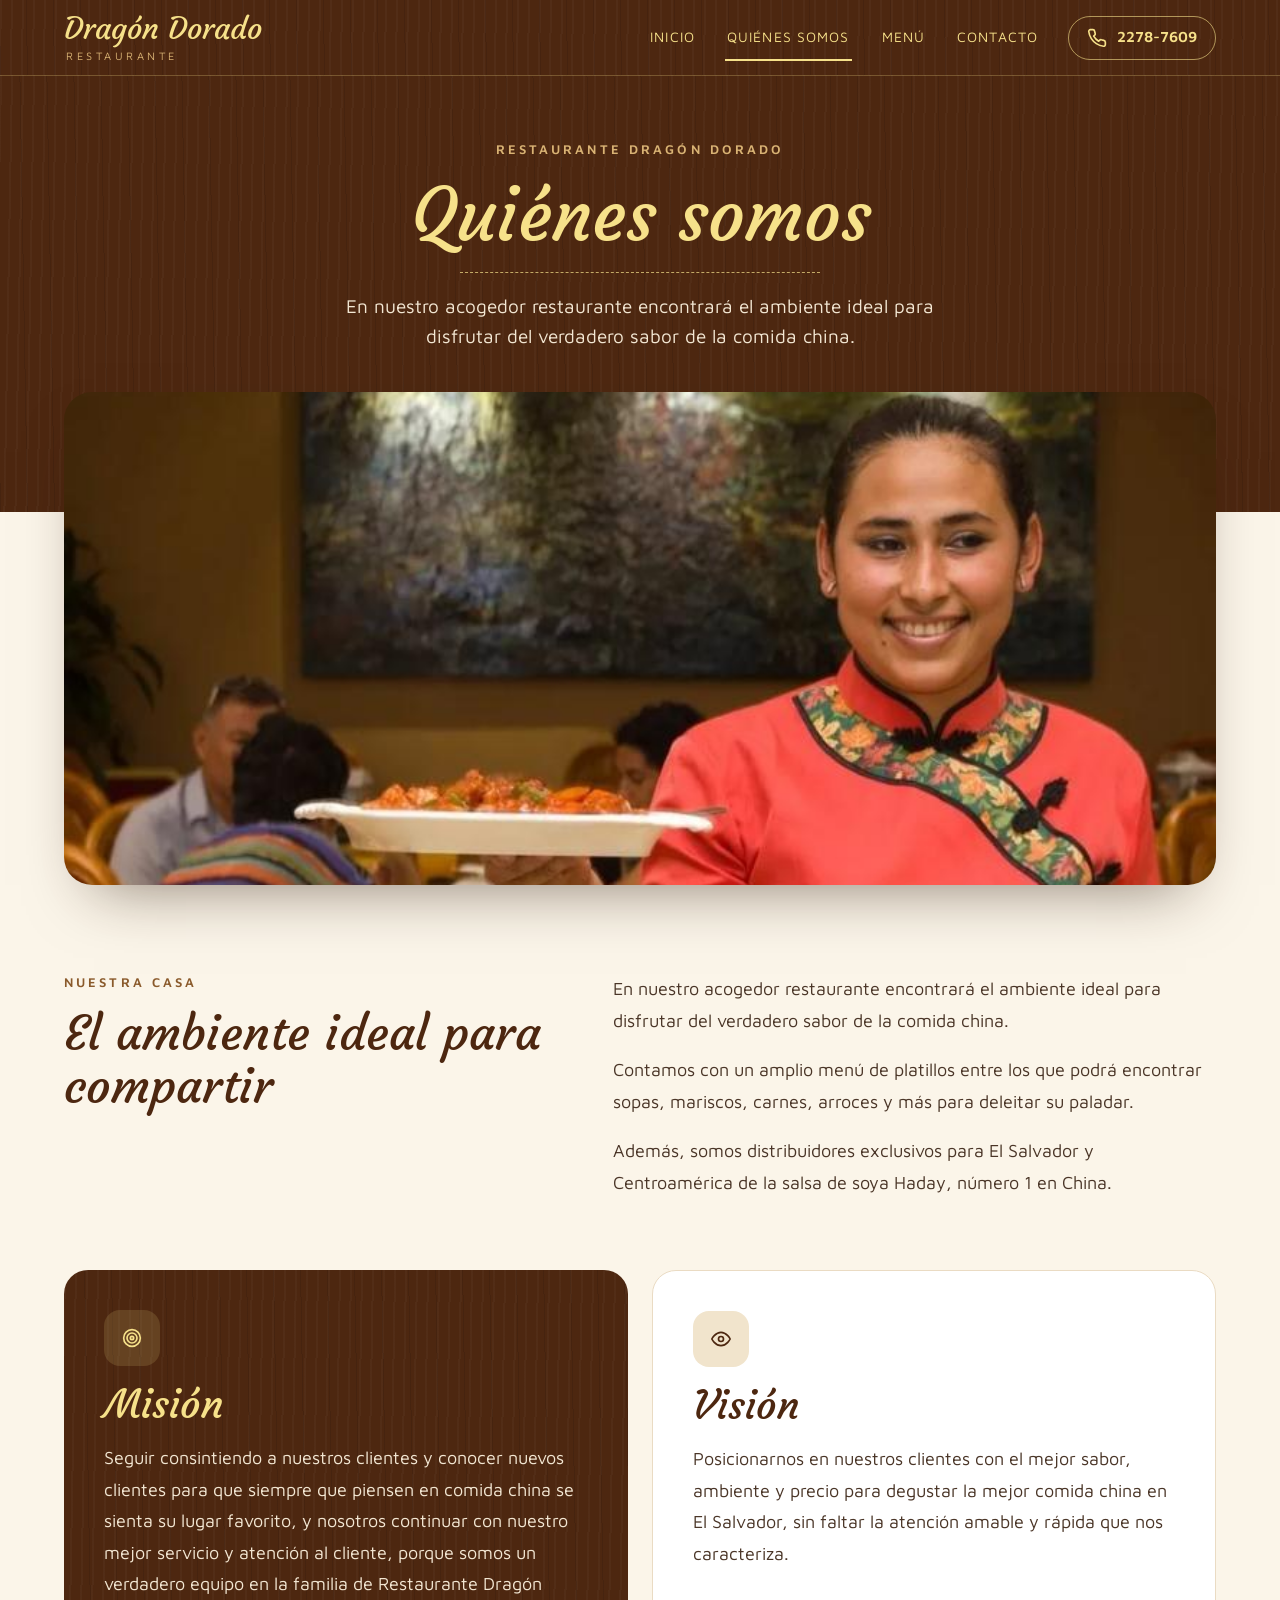
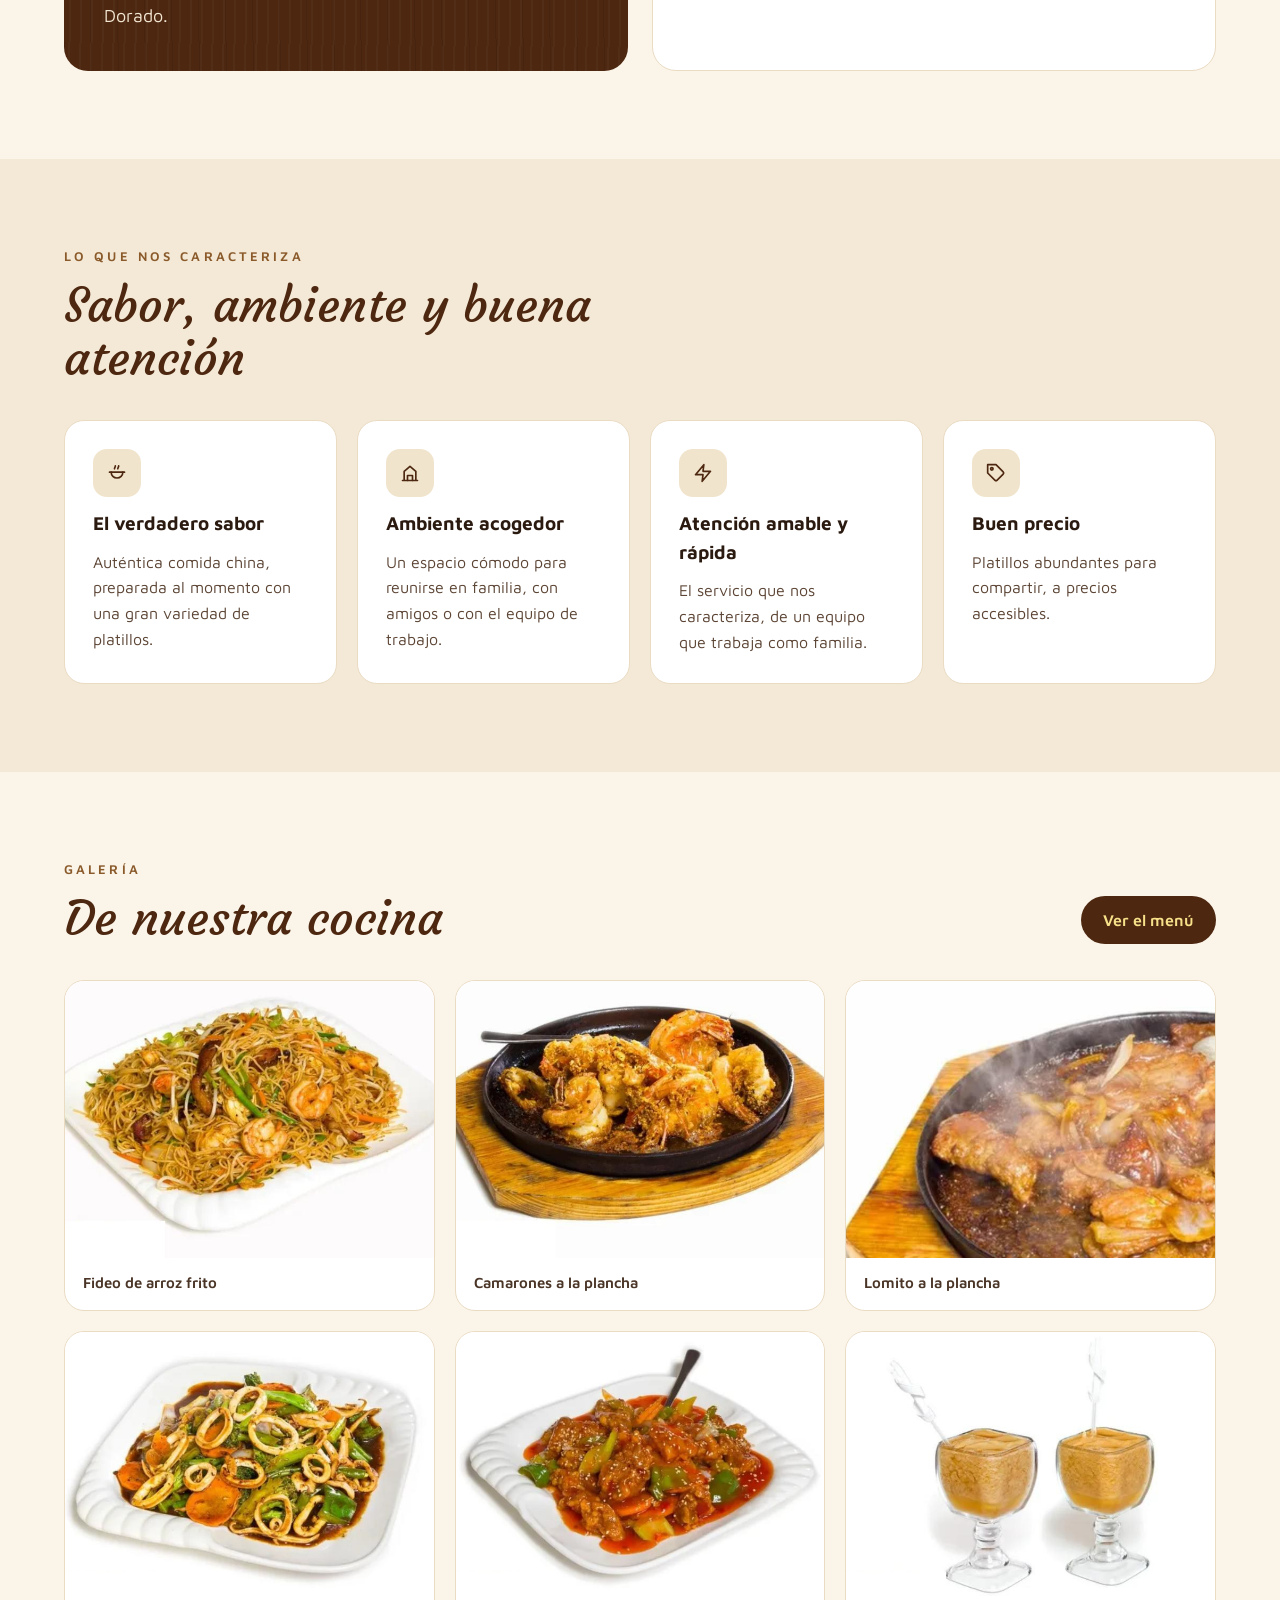
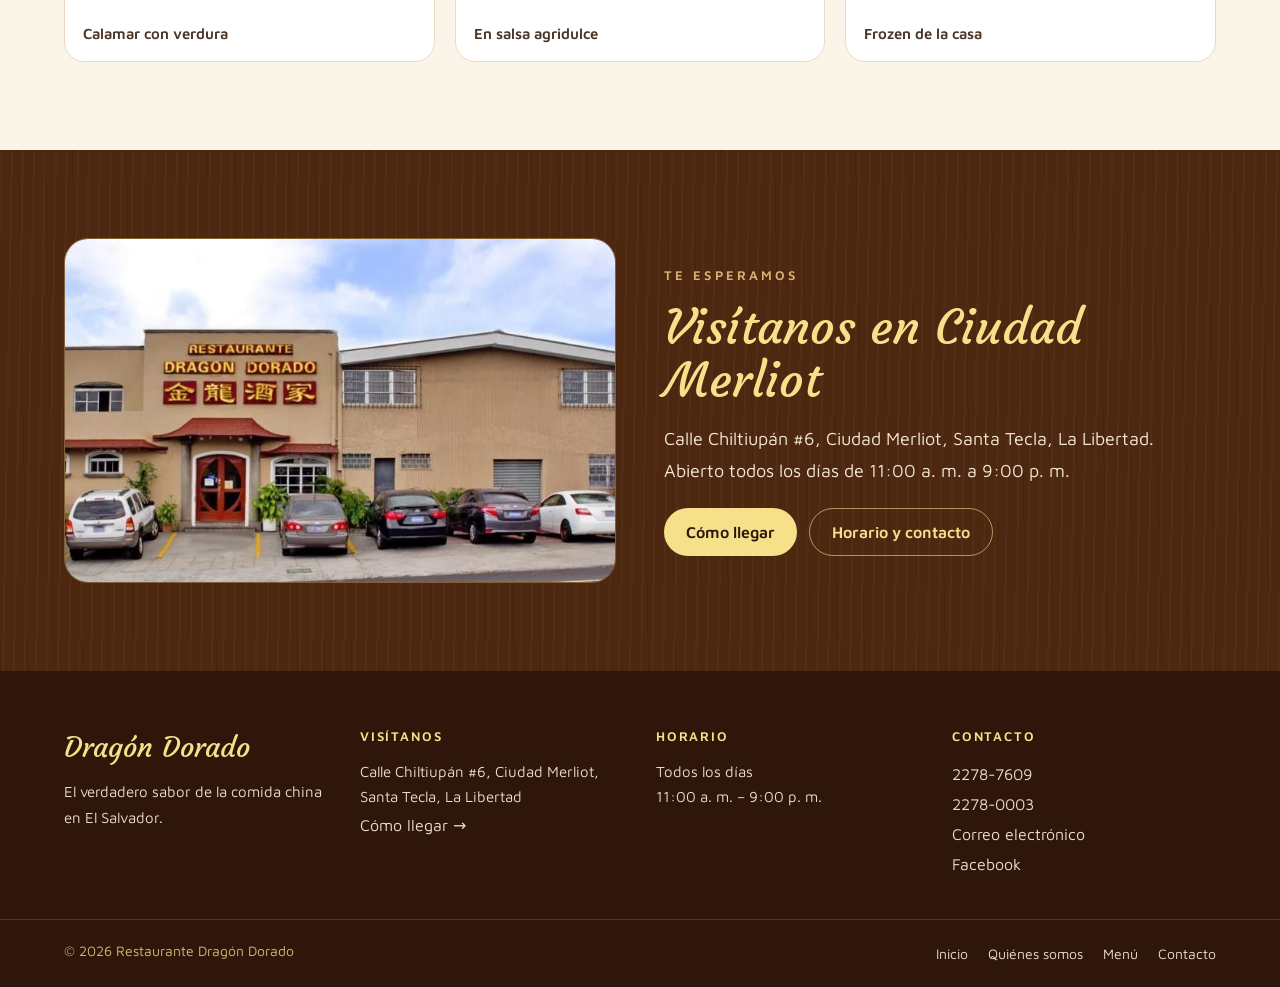
<file: quienes-somos.html>
<!doctype html>
<html lang="es">
<head>
<meta charset="utf-8">
<meta name="viewport" content="width=device-width, initial-scale=1">
<title>Quiénes somos | Restaurante Dragón Dorado</title>
<meta name="description" content="Conoce Restaurante Dragón Dorado: el ambiente ideal para disfrutar del verdadero sabor de la comida china en El Salvador. Nuestra misión y visión.">
<link rel="canonical" href="https://restaurantedragondorado.netlify.app/quienes-somos.html">
<meta property="og:type" content="website">
<meta property="og:locale" content="es_SV">
<meta property="og:site_name" content="Restaurante Dragón Dorado">
<meta property="og:title" content="Quiénes somos | Restaurante Dragón Dorado">
<meta property="og:description" content="Conoce Restaurante Dragón Dorado: el ambiente ideal para disfrutar del verdadero sabor de la comida china en El Salvador. Nuestra misión y visión.">
<meta property="og:url" content="https://restaurantedragondorado.netlify.app/quienes-somos.html">
<meta property="og:image" content="https://restaurantedragondorado.netlify.app/img/servicio.jpg">
<meta name="twitter:card" content="summary_large_image">
<meta name="theme-color" content="#4D2710">
<link rel="icon" href="favicon.svg" type="image/svg+xml">
<link rel="preconnect" href="https://fonts.googleapis.com">
<link rel="preconnect" href="https://fonts.gstatic.com" crossorigin>
<link rel="stylesheet" href="https://fonts.googleapis.com/css2?family=Courgette&amp;family=Maven+Pro:wght@400;500;600;700&amp;display=swap">
<link rel="stylesheet" href="css/styles.css">
</head>
<body>
<a class="skip" href="#contenido">Saltar al contenido</a>
<header class="site-header wood">
  <div class="wrap hdr">
    <a class="brand" href="index.html" aria-label="Restaurante Dragón Dorado, inicio"><span class="brand-name">Dragón Dorado</span><span class="brand-sub">Restaurante</span></a>
    <button type="button" class="menu-btn" aria-label="Abrir menú" aria-expanded="false" aria-controls="navegacion"><svg class="ic-open" width="22" height="22" viewBox="0 0 24 24" fill="none" stroke="currentColor" stroke-width="2" stroke-linecap="round" stroke-linejoin="round" aria-hidden="true"><path d="M4 7h16M4 12h16M4 17h16"/></svg><svg class="ic-close" width="22" height="22" viewBox="0 0 24 24" fill="none" stroke="currentColor" stroke-width="2" stroke-linecap="round" stroke-linejoin="round" aria-hidden="true"><path d="M6 6l12 12M18 6L6 18"/></svg></button>
    <nav id="navegacion" class="navlinks" aria-label="Principal">
      <a class="navlink" href="index.html">Inicio</a><a class="navlink" href="quienes-somos.html" aria-current="page">Quiénes somos</a><a class="navlink" href="menu.html">Menú</a><a class="navlink" href="contacto.html">Contacto</a>
      <a class="btn btn-line btn-sm hide-sm" href="tel:+50322787609"><svg class="icon" width="18" height="18" viewBox="0 0 24 24" fill="none" stroke="currentColor" stroke-width="2" stroke-linecap="round" stroke-linejoin="round" aria-hidden="true"><path d="M22 16.9v3a2 2 0 0 1-2.2 2 19.8 19.8 0 0 1-8.6-3.1 19.5 19.5 0 0 1-6-6A19.8 19.8 0 0 1 2.1 4.2 2 2 0 0 1 4.1 2h3a2 2 0 0 1 2 1.7c.1.9.4 1.8.7 2.7a2 2 0 0 1-.5 2.1L8 9.8a16 16 0 0 0 6 6l1.3-1.3a2 2 0 0 1 2.1-.4c.9.3 1.8.6 2.7.7a2 2 0 0 1 1.7 2z"/></svg>2278-7609</a>
    </nav>
  </div>
</header>
<main id="contenido">
  <section class="wood">
    <div class="wrap page-hero" style="padding-bottom:160px">
      <p class="eyebrow">Restaurante Dragón Dorado</p>
      <h1 class="display">Quiénes somos</h1>
      <hr class="rule">
      <p class="lead">En nuestro acogedor restaurante encontrará el ambiente ideal para disfrutar del verdadero sabor de la comida china.</p>
    </div>
  </section>

  <div class="wrap about-photo">
    <img src="img/servicio.jpg" width="800" height="448" alt="Mesera de Dragón Dorado sirviendo un platillo en el comedor" fetchpriority="high">
  </div>

  <section>
    <div class="wrap sec split" style="align-items:flex-start;gap:32px 64px;padding-bottom:72px">
      <div class="stack" style="gap:14px;flex:1 1 360px">
        <p class="eyebrow eyebrow-dark">Nuestra casa</p>
        <h2 class="h2">El ambiente ideal para compartir</h2>
      </div>
      <div class="stack" style="gap:18px;flex:1.3 1 440px">
        <p class="p">En nuestro acogedor restaurante encontrará el ambiente ideal para disfrutar del verdadero sabor de la comida china.</p>
        <p class="p">Contamos con un amplio menú de platillos entre los que podrá encontrar sopas, mariscos, carnes, arroces y más para deleitar su paladar.</p>
        <p class="p">Además, somos distribuidores exclusivos para El Salvador y Centroamérica de la salsa de soya Haday, número 1 en China.</p>
      </div>
    </div>
  </section>

  <section>
    <div class="wrap grid g-420" style="padding-bottom:88px">
      <div class="mv wood">
        <span class="mv-ic"><svg class="icon" width="26" height="26" viewBox="0 0 24 24" fill="none" stroke="currentColor" stroke-width="2" stroke-linecap="round" stroke-linejoin="round" aria-hidden="true"><circle cx="12" cy="12" r="10"/><circle cx="12" cy="12" r="6"/><circle cx="12" cy="12" r="2"/></svg></span>
        <h2 class="h2">Misión</h2>
        <p class="p">Seguir consintiendo a nuestros clientes y conocer nuevos clientes para que siempre que piensen en comida china se sienta su lugar favorito, y nosotros continuar con nuestro mejor servicio y atención al cliente, porque somos un verdadero equipo en la familia de Restaurante Dragón Dorado.</p>
      </div>
      <div class="mv mv-light">
        <span class="mv-ic"><svg class="icon" width="26" height="26" viewBox="0 0 24 24" fill="none" stroke="currentColor" stroke-width="2" stroke-linecap="round" stroke-linejoin="round" aria-hidden="true"><path d="M1 12s4-8 11-8 11 8 11 8-4 8-11 8-11-8-11-8z"/><circle cx="12" cy="12" r="3"/></svg></span>
        <h2 class="h2">Visión</h2>
        <p class="p">Posicionarnos en nuestros clientes con el mejor sabor, ambiente y precio para degustar la mejor comida china en El Salvador, sin faltar la atención amable y rápida que nos caracteriza.</p>
      </div>
    </div>
  </section>

  <section style="background:#F4E9D6">
    <div class="wrap sec">
      <div class="stack" style="gap:12px;max-width:640px;margin-bottom:36px">
        <p class="eyebrow eyebrow-dark">Lo que nos caracteriza</p>
        <h2 class="h2">Sabor, ambiente y buena atención</h2>
      </div>
      <div class="grid g-240">
        <div class="val"><span class="val-ic"><svg class="icon" width="24" height="24" viewBox="0 0 24 24" fill="none" stroke="currentColor" stroke-width="2" stroke-linecap="round" stroke-linejoin="round" aria-hidden="true"><path d="M3 11h18"/><path d="M5 11a7 7 0 0 0 14 0"/><path d="M9 7c0-1.5 1-2 1-3.5M13 7c0-1.5 1-2 1-3.5"/></svg></span><strong>El verdadero sabor</strong><p>Auténtica comida china, preparada al momento con una gran variedad de platillos.</p></div>
        <div class="val"><span class="val-ic"><svg class="icon" width="24" height="24" viewBox="0 0 24 24" fill="none" stroke="currentColor" stroke-width="2" stroke-linecap="round" stroke-linejoin="round" aria-hidden="true"><path d="M3 21h18M5 21V10l7-6 7 6v11"/><path d="M9 21v-6h6v6"/></svg></span><strong>Ambiente acogedor</strong><p>Un espacio cómodo para reunirse en familia, con amigos o con el equipo de trabajo.</p></div>
        <div class="val"><span class="val-ic"><svg class="icon" width="24" height="24" viewBox="0 0 24 24" fill="none" stroke="currentColor" stroke-width="2" stroke-linecap="round" stroke-linejoin="round" aria-hidden="true"><path d="M13 2L3 14h9l-1 8 10-12h-9z"/></svg></span><strong>Atención amable y rápida</strong><p>El servicio que nos caracteriza, de un equipo que trabaja como familia.</p></div>
        <div class="val"><span class="val-ic"><svg class="icon" width="24" height="24" viewBox="0 0 24 24" fill="none" stroke="currentColor" stroke-width="2" stroke-linecap="round" stroke-linejoin="round" aria-hidden="true"><path d="M20.6 13.4l-7.2 7.2a2 2 0 0 1-2.8 0L2 12V2h10l8.6 8.6a2 2 0 0 1 0 2.8z"/><circle cx="7" cy="7" r="1.5"/></svg></span><strong>Buen precio</strong><p>Platillos abundantes para compartir, a precios accesibles.</p></div>
      </div>
    </div>
  </section>

  <section>
    <div class="wrap sec">
      <div class="head-row">
        <div class="stack" style="gap:12px">
          <p class="eyebrow eyebrow-dark">Galería</p>
          <h2 class="h2">De nuestra cocina</h2>
        </div>
        <a class="btn btn-dark" href="menu.html">Ver el menú</a>
      </div>
      <div class="grid g-300">
        <figure class="gal"><img src="img/fideo-arroz.jpg" width="800" height="520" loading="lazy" alt="Fideo de arroz frito con camarones"><figcaption>Fideo de arroz frito</figcaption></figure>
        <figure class="gal"><img src="img/camarones-plancha.jpg" width="800" height="520" loading="lazy" alt="Camarones grandes con ajo a la plancha"><figcaption>Camarones a la plancha</figcaption></figure>
        <figure class="gal"><img src="img/lomito-plancha.jpg" width="800" height="520" loading="lazy" alt="Lomito con cebolla en plancha caliente"><figcaption>Lomito a la plancha</figcaption></figure>
        <figure class="gal"><img src="img/calamar-verdura.jpg" width="800" height="520" loading="lazy" alt="Calamar con verduras"><figcaption>Calamar con verdura</figcaption></figure>
        <figure class="gal"><img src="img/agridulce.jpg" width="800" height="520" loading="lazy" alt="Platillo en salsa agridulce"><figcaption>En salsa agridulce</figcaption></figure>
        <figure class="gal"><img src="img/frozen.jpg" width="800" height="520" loading="lazy" alt="Dos frozen en copa"><figcaption>Frozen de la casa</figcaption></figure>
      </div>
    </div>
  </section>

  <section class="wood">
    <div class="wrap sec split" style="gap:48px">
      <div><img class="photo" src="img/local.jpg" width="800" height="448" loading="lazy" alt="Fachada del Restaurante Dragón Dorado"></div>
      <div class="stack">
        <p class="eyebrow">Te esperamos</p>
        <h2 class="h2">Visítanos en Ciudad Merliot</h2>
        <p class="p">Calle Chiltiupán #6, Ciudad Merliot, Santa Tecla, La Libertad.<br>Abierto todos los días de 11:00 a. m. a 9:00 p. m.</p>
        <div class="btns stack-sm" style="margin-top:6px">
          <a class="btn btn-gold" href="https://www.google.com/maps/dir/?api=1&amp;destination=Restaurante+Dragon+Dorado+Santa+Tecla&amp;destination_place_id=ChIJp_tjUkouY48RQ3JO6eWSU9M" target="_blank" rel="noopener">Cómo llegar</a>
          <a class="btn btn-line" href="contacto.html">Horario y contacto</a>
        </div>
      </div>
    </div>
  </section>
</main>
<footer class="site-footer">
  <div class="wrap fgrid">
    <div class="stack" style="gap:10px">
      <span style="font-family:'Courgette',cursive;font-size:28px;color:#F6E18A">Dragón Dorado</span>
      <p class="ftext">El verdadero sabor de la comida china en El Salvador.</p>
    </div>
    <div>
      <p class="fh">Visítanos</p>
      <p class="ftext">Calle Chiltiupán #6, Ciudad Merliot, Santa Tecla, La Libertad</p>
      <a class="flink" href="https://www.google.com/maps/dir/?api=1&amp;destination=Restaurante+Dragon+Dorado+Santa+Tecla&amp;destination_place_id=ChIJp_tjUkouY48RQ3JO6eWSU9M" target="_blank" rel="noopener">Cómo llegar →</a>
    </div>
    <div>
      <p class="fh">Horario</p>
      <p class="ftext">Todos los días<br>11:00 a. m. – 9:00 p. m.</p>
    </div>
    <div class="stack" style="gap:0">
      <p class="fh">Contacto</p>
      <a class="flink" href="tel:+50322787609">2278-7609</a>
      <a class="flink" href="tel:+50322780003">2278-0003</a>
      <a class="flink" href="mailto:atencionalcliente@restaurantedragondorado.com.sv">Correo electrónico</a>
      <a class="flink" href="https://facebook.com/RestauranteDragonDoradoSV" target="_blank" rel="noopener">Facebook</a>
    </div>
  </div>
  <div class="fbottom">
    <div class="wrap">
      <span>© <span data-year>2026</span> Restaurante Dragón Dorado</span>
      <nav aria-label="Pie de página"><a class="flink" href="index.html">Inicio</a><a class="flink" href="quienes-somos.html">Quiénes somos</a><a class="flink" href="menu.html">Menú</a><a class="flink" href="contacto.html">Contacto</a></nav>
    </div>
  </div>
</footer>
<nav class="mbar" aria-label="Contacto rápido">
  <a class="mlink" href="tel:+50322787609"><svg class="icon" width="22" height="22" viewBox="0 0 24 24" fill="none" stroke="currentColor" stroke-width="2" stroke-linecap="round" stroke-linejoin="round" aria-hidden="true"><path d="M22 16.9v3a2 2 0 0 1-2.2 2 19.8 19.8 0 0 1-8.6-3.1 19.5 19.5 0 0 1-6-6A19.8 19.8 0 0 1 2.1 4.2 2 2 0 0 1 4.1 2h3a2 2 0 0 1 2 1.7c.1.9.4 1.8.7 2.7a2 2 0 0 1-.5 2.1L8 9.8a16 16 0 0 0 6 6l1.3-1.3a2 2 0 0 1 2.1-.4c.9.3 1.8.6 2.7.7a2 2 0 0 1 1.7 2z"/></svg>Llamar</a>
  <a class="mlink" href="menu.html"><svg class="icon" width="22" height="22" viewBox="0 0 24 24" fill="none" stroke="currentColor" stroke-width="2" stroke-linecap="round" stroke-linejoin="round" aria-hidden="true"><path d="M4 19.5V5a2 2 0 0 1 2-2h12v18H6a2 2 0 0 1-2-1.5z"/><path d="M8 7h6M8 11h6"/></svg>Menú</a>
  <a class="mlink" href="https://www.google.com/maps/dir/?api=1&amp;destination=Restaurante+Dragon+Dorado+Santa+Tecla&amp;destination_place_id=ChIJp_tjUkouY48RQ3JO6eWSU9M" target="_blank" rel="noopener"><svg class="icon" width="22" height="22" viewBox="0 0 24 24" fill="none" stroke="currentColor" stroke-width="2" stroke-linecap="round" stroke-linejoin="round" aria-hidden="true"><path d="M20 10c0 6-8 12-8 12s-8-6-8-12a8 8 0 0 1 16 0z"/><circle cx="12" cy="10" r="3"/></svg>Cómo llegar</a>
</nav>
<script src="js/main.js" defer></script>
</body>
</html>
</file>
<file: css/styles.css>
/* Restaurante Dragón Dorado — estilos del sitio */
:root{
  --cafe:#4D2710;
  --cafe-oscuro:#2E170A;
  --dorado:#F6E18A;
  --dorado-claro:#FFEFAE;
  --canela:#D9B374;
  --crema:#FBF5E9;
  --crema-2:#F4E9D6;
  --arena:#F1E4CC;
  --borde:#EADBC3;
  --borde-2:#E2CFAF;
  --tinta:#2B1A10;
  --texto:#4A3527;
  --texto-suave:#5C4535;
  --acento:#7A4A1E;
  --acento-2:#8A5A2B;
}
*{box-sizing:border-box}
html{scroll-behavior:smooth;-webkit-text-size-adjust:100%}
body{margin:0;background:var(--crema);font-family:'Maven Pro',system-ui,-apple-system,'Segoe UI',sans-serif;color:var(--tinta);line-height:1.5}
img{max-width:100%;height:auto}
a{color:var(--acento)}a:hover{color:var(--cafe)}
.sr-only{position:absolute;width:1px;height:1px;overflow:hidden;clip:rect(0 0 0 0);white-space:nowrap}
.skip{position:absolute;left:12px;top:-60px;z-index:50;background:var(--dorado);color:var(--cafe-oscuro);padding:10px 16px;border-radius:10px;font-weight:600}
.skip:focus{top:12px}

.wood{background-color:var(--cafe);background-image:repeating-linear-gradient(91deg,rgba(255,255,255,.028) 0 2px,transparent 2px 11px),repeating-linear-gradient(89deg,rgba(0,0,0,.09) 0 1px,transparent 1px 27px);color:var(--crema)}
.wrap{max-width:1200px;margin:0 auto;padding-left:24px;padding-right:24px}
.sec{padding-top:88px;padding-bottom:88px}

/* Botones */
.btn{display:inline-flex;align-items:center;justify-content:center;gap:10px;min-height:48px;padding:0 22px;border-radius:999px;font-weight:600;font-size:16px;text-decoration:none;border:0;cursor:pointer;font-family:inherit;transition:background .15s ease,transform .15s ease}
.btn:hover{transform:translateY(-1px)}
.btn-gold{background:var(--dorado);color:var(--cafe-oscuro)}.btn-gold:hover{background:var(--dorado-claro);color:var(--cafe-oscuro)}
.btn-line{border:1.5px solid rgba(246,225,138,.6);color:var(--dorado);background:transparent}.btn-line:hover{background:rgba(246,225,138,.12);color:var(--dorado)}
.btn-dark{background:var(--cafe);color:var(--dorado)}.btn-dark:hover{background:var(--cafe-oscuro);color:var(--dorado)}
.btn-outline{border:1.5px solid #C9A46A;color:var(--cafe);background:transparent}.btn-outline:hover{background:var(--arena);color:var(--cafe-oscuro)}
.btn-sm{min-height:44px;padding:0 18px;font-size:15px}
.btns{display:flex;flex-wrap:wrap;gap:12px}
.icon{width:20px;height:20px;flex:none}

/* Encabezado */
.site-header{border-bottom:1px solid rgba(246,225,138,.25)}
.hdr{display:flex;flex-wrap:wrap;align-items:center;justify-content:space-between;gap:12px 32px;padding-top:14px;padding-bottom:14px}
.brand{display:flex;flex-direction:column;text-decoration:none;line-height:1}
.brand-name{font-family:'Courgette',cursive;font-size:30px;color:var(--dorado)}
.brand-sub{font-size:11px;letter-spacing:.32em;text-transform:uppercase;color:var(--canela);margin-top:6px;padding-left:2px}
.navlinks{display:flex;flex-wrap:wrap;align-items:center;gap:8px 28px}
.navlink{color:var(--dorado);text-decoration:none;font-size:14px;letter-spacing:.08em;text-transform:uppercase;padding:12px 2px;border-bottom:2px solid transparent}
.navlink:hover{color:#fff}
.navlink[aria-current="page"]{border-bottom-color:var(--dorado)}
.menu-btn{display:none;appearance:none;background:transparent;border:1.5px solid rgba(246,225,138,.5);color:var(--dorado);border-radius:12px;width:48px;height:48px;align-items:center;justify-content:center;cursor:pointer}
.menu-btn .ic-close{display:none}
.menu-btn[aria-expanded="true"] .ic-close{display:block}
.menu-btn[aria-expanded="true"] .ic-open{display:none}

/* Tipografía */
.eyebrow{margin:0;font-size:13px;font-weight:600;letter-spacing:.24em;text-transform:uppercase;color:var(--canela)}
.eyebrow-dark{color:var(--acento-2)}
.display{margin:0;font-family:'Courgette',cursive;font-weight:400;line-height:1.06;color:var(--dorado)}
.h2{margin:0;font-family:'Courgette',cursive;font-weight:400;font-size:48px;line-height:1.1;color:var(--cafe)}
.wood .h2{color:var(--dorado)}
.lead{margin:0;font-size:19px;line-height:1.6;color:#F3E7D3}
.p{margin:0;font-size:18px;line-height:1.75;color:var(--texto)}
.wood .p{color:#F3E7D3}
.rule{width:160px;border:0;border-top:1.5px dashed rgba(246,225,138,.7);margin:0}
.stack{display:flex;flex-direction:column;gap:16px}
.split{display:flex;flex-wrap:wrap;align-items:center;gap:56px}
.split>*{flex:1 1 420px;min-width:0}
.head-row{display:flex;flex-wrap:wrap;align-items:flex-end;justify-content:space-between;gap:20px;margin-bottom:36px}
.center{text-align:center;align-items:center}

/* Estado abierto/cerrado */
.status{display:inline-flex;align-items:center;gap:8px;font-size:15px;color:#F3E7D3;margin:0}
.status-dark{color:var(--texto)}
.dot{width:10px;height:10px;border-radius:50%;flex:none;background:#C9B79F}
.is-open .dot{background:#86D99A;box-shadow:0 0 0 4px rgba(134,217,154,.2)}
.is-closed .dot{background:#F0A882;box-shadow:0 0 0 4px rgba(240,168,130,.2)}

/* Calificación */
.rating{display:inline-flex;align-items:center;flex-wrap:wrap;gap:8px 12px;text-decoration:none;color:var(--crema);background:rgba(0,0,0,.18);border:1px solid rgba(246,225,138,.25);border-radius:999px;padding:10px 18px;min-height:44px;align-self:flex-start}
.rating:hover{background:rgba(246,225,138,.1);color:var(--crema)}
.rating strong{font-size:18px;color:var(--dorado)}

/* Portada de inicio */
.hero{padding-top:72px;padding-bottom:88px}
.hero-grid{display:flex;flex-wrap:wrap;align-items:center;gap:48px}
.hero-grid>*{flex:1 1 440px;min-width:0}
.hero-title{font-size:66px}
.hero-photo{position:relative}
.hero-photo img{display:block;width:100%;aspect-ratio:5/4;object-fit:cover;object-position:70% 40%;border-radius:24px;border:1px solid rgba(246,225,138,.35);box-shadow:0 30px 60px -30px rgba(0,0,0,.6)}
.hero-badge{position:absolute;left:-24px;bottom:-28px;background:var(--crema);color:var(--tinta);border-radius:18px;padding:16px 20px;display:flex;align-items:center;gap:14px;box-shadow:0 18px 40px -20px rgba(0,0,0,.55)}
.badge-ic{flex:none;width:44px;height:44px;border-radius:12px;background:var(--cafe);color:var(--dorado);display:inline-flex;align-items:center;justify-content:center}

/* Portada de páginas internas */
.page-hero{padding-top:64px;padding-bottom:64px;display:flex;flex-direction:column;align-items:center;text-align:center;gap:18px}
.page-hero .display{font-size:72px}
.page-hero .rule{width:min(100%,360px)}
.page-hero .lead{max-width:640px}

/* Puntos destacados */
.feats{display:grid;grid-template-columns:repeat(auto-fit,minmax(min(100%,240px),1fr));gap:28px;padding-top:48px;padding-bottom:40px}
.feat{display:flex;gap:14px;align-items:flex-start}
.feat-ic,.val-ic,.ic{flex:none;width:48px;height:48px;border-radius:14px;background:var(--arena);color:var(--cafe);display:inline-flex;align-items:center;justify-content:center}
.feat strong{display:block;font-size:17px;margin-bottom:4px}
.feat span{font-size:15px;line-height:1.5;color:var(--texto-suave)}

/* Tarjetas */
.grid{display:grid;gap:20px}
.g-210{grid-template-columns:repeat(auto-fit,minmax(min(100%,210px),1fr))}
.g-240{grid-template-columns:repeat(auto-fit,minmax(min(100%,240px),1fr))}
.g-300{grid-template-columns:repeat(auto-fit,minmax(min(100%,300px),1fr));align-items:start}
.g-420{grid-template-columns:repeat(auto-fit,minmax(min(100%,420px),1fr));gap:24px}
.card{background:#fff;border:1px solid var(--borde);border-radius:20px;padding:28px;display:flex;flex-direction:column;gap:8px}
.clabel{font-size:13px;letter-spacing:.14em;text-transform:uppercase;color:var(--acento-2);font-weight:600}
.big{font-size:21px;font-weight:600;color:var(--tinta);text-decoration:none;padding:4px 0}
a.big:hover{color:var(--acento)}
.dish{display:flex;flex-direction:column;background:#fff;border:1px solid var(--borde);border-radius:20px;overflow:hidden;text-decoration:none;color:var(--tinta);transition:transform .2s ease,box-shadow .2s ease}
.dish:hover{transform:translateY(-3px);box-shadow:0 14px 30px -18px rgba(46,23,10,.45);color:var(--tinta)}
.dish img,.gal img{display:block;width:100%;aspect-ratio:4/3;object-fit:cover}
.dish-body{display:flex;flex-direction:column;gap:6px;padding:16px 18px 20px}
.dish-cat{font-size:13px;letter-spacing:.12em;text-transform:uppercase;color:var(--acento-2);font-weight:600}
.dish-name{font-size:17px;line-height:1.35}
.dish-price{font-size:16px;font-weight:700;color:var(--acento)}
.photo{display:block;width:100%;aspect-ratio:16/10;object-fit:cover;border-radius:24px}
.wood .photo{border:1px solid rgba(246,225,138,.3)}
.photo-frame{background:#fff;border:1px solid var(--borde);border-radius:24px;overflow:hidden}
.photo-frame .photo{border-radius:0}
.mv{border-radius:24px;padding:40px;display:flex;flex-direction:column;gap:16px}
.mv .h2{font-size:40px}
.mv-light{background:#fff;border:1px solid var(--borde)}
.mv-ic{width:56px;height:56px;border-radius:16px;display:inline-flex;align-items:center;justify-content:center;background:var(--arena);color:var(--cafe)}
.wood .mv-ic{background:rgba(246,225,138,.14);color:var(--dorado)}
.val{background:#fff;border:1px solid var(--borde);border-radius:20px;padding:28px;display:flex;flex-direction:column;gap:12px}
.val strong{font-size:19px}
.val p{margin:0;font-size:16px;line-height:1.6;color:var(--texto-suave)}
.gal{margin:0;background:#fff;border:1px solid var(--borde);border-radius:20px;overflow:hidden}
.gal figcaption{padding:14px 18px 16px;font-size:15px;font-weight:600;color:var(--texto)}
.about-photo{margin-top:-120px}
.about-photo img{display:block;width:100%;aspect-ratio:21/9;object-fit:cover;object-position:65% 35%;border-radius:28px;box-shadow:0 30px 60px -30px rgba(46,23,10,.55)}

/* Horario */
.hours{margin:8px 0 0;padding:0;list-style:none}
.hours li{display:flex;justify-content:space-between;gap:12px;padding:8px 12px;margin:0 -12px;border-radius:10px;font-size:16px;color:var(--texto)}
.hours li.today{background:var(--dorado);color:var(--cafe-oscuro);font-weight:700}
.note{font-size:14px;color:#6B5240;margin-top:6px}

/* Mapa / fachada */
.map{position:relative}
.map img{display:block;width:100%;height:520px;object-fit:cover;object-position:30% 50%}
.map-card{position:absolute;right:max(24px,calc((100% - 1200px)/2 + 24px));top:50%;transform:translateY(-50%);max-width:380px;background:var(--crema);border-radius:22px;padding:30px;box-shadow:0 24px 50px -24px rgba(0,0,0,.6);display:flex;flex-direction:column;gap:12px}
.map-card .h2{font-size:34px}

/* Menú */
.mhero{padding-top:72px;padding-bottom:64px;display:flex;flex-direction:column;align-items:center;text-align:center;gap:20px}
.mhero .display{font-size:84px}
.filters{position:sticky;top:0;z-index:15;background:var(--crema);border-bottom:1px solid var(--borde);box-shadow:0 6px 16px -12px rgba(46,23,10,.35)}
.filters-in{padding-top:14px;padding-bottom:14px;display:flex;flex-direction:column;gap:12px}
.toolbar{display:flex;flex-wrap:wrap;align-items:center;justify-content:space-between;gap:12px 24px}
.segs{display:inline-flex;align-self:flex-start;gap:4px;padding:4px;background:var(--arena);border-radius:999px}
.seg{appearance:none;border:0;background:transparent;color:var(--acento);border-radius:999px;min-height:44px;padding:0 24px;font:600 16px 'Maven Pro',sans-serif;cursor:pointer}
.seg[aria-pressed="true"]{background:var(--cafe);color:var(--dorado)}
.searchbox{position:relative;flex:1 1 280px;max-width:420px}
.searchbox svg{position:absolute;left:16px;top:14px}
.search{width:100%;min-height:48px;border:1.5px solid var(--borde-2);border-radius:999px;background:#fff;padding:0 18px 0 46px;font:400 16px 'Maven Pro',sans-serif;color:var(--tinta)}
.search::placeholder{color:#8A6E58}
.chips{display:flex;flex-wrap:wrap;gap:10px}
.chip{flex:none;appearance:none;border:1.5px solid var(--borde-2);background:#fff;color:var(--cafe);border-radius:999px;min-height:44px;padding:0 18px;font:500 15px 'Maven Pro',sans-serif;cursor:pointer;white-space:nowrap}
.chip:hover{border-color:#B98B4E}
.chip[aria-pressed="true"]{background:var(--dorado);border-color:var(--canela);color:var(--cafe-oscuro)}
.result{margin:0;font-size:15px;color:var(--texto-suave)}
.cols{column-width:460px;column-gap:28px}
.msec{break-inside:avoid;margin:0 0 28px;background:#fff;border:1px solid var(--borde);border-radius:18px;padding:26px 26px 10px}
.msec-feat{background:var(--cafe);border-color:var(--cafe);color:var(--crema)}
.msec-head{display:flex;align-items:center;justify-content:space-between;gap:12px;flex-wrap:wrap}
.msec h2{font-family:'Courgette',cursive;font-weight:400;font-size:30px;line-height:1.2;color:var(--cafe);margin:0}
.msec-feat h2{color:var(--dorado)}
.tag{display:inline-block;font-size:12px;font-weight:700;letter-spacing:.1em;text-transform:uppercase;color:var(--cafe-oscuro);background:var(--dorado);border-radius:999px;padding:5px 10px}
.items{list-style:none;margin:10px 0 0;padding:0}
.item{display:flex;align-items:center;gap:10px;min-height:50px;border-bottom:1px dashed #E7D6BA}
.item:last-child{border-bottom:0}
.msec-feat .item{border-bottom-color:rgba(246,225,138,.25)}
.iname{font-size:16px;font-weight:500;line-height:1.35;padding:8px 0;min-width:0}
.leader{flex:1;min-width:8px}
.price{font-weight:700;color:var(--acento);white-space:nowrap;font-variant-numeric:tabular-nums}
.msec-feat .price{color:var(--dorado)}
.empty{text-align:center;padding:48px 24px;border:1.5px dashed var(--borde-2);border-radius:18px;color:var(--texto-suave)}
[hidden]{display:none !important}

/* Contacto rápido en la sección café */
.ccard{display:flex;flex-direction:column;gap:6px;padding:24px;border-radius:18px;background:rgba(255,255,255,.05);border:1px solid rgba(246,225,138,.25);color:var(--crema);text-decoration:none}
a.ccard:hover{background:rgba(246,225,138,.1);color:var(--crema)}
.ccard .clabel{color:var(--canela);margin-top:8px}
.ccard .icon{color:var(--dorado)}
.wood .hours li{color:#F3E7D3}
.wood .hours li.today{background:rgba(246,225,138,.14);color:var(--dorado)}

/* Pie de página */
.site-footer{background:var(--cafe-oscuro);color:var(--canela)}
.fgrid{display:grid;grid-template-columns:repeat(auto-fit,minmax(min(100%,220px),1fr));gap:32px;padding-top:56px;padding-bottom:40px}
.fh{font-size:13px;letter-spacing:.14em;text-transform:uppercase;color:var(--dorado);margin:0 0 12px;font-weight:600}
.ftext{margin:0;font-size:15px;line-height:1.7;color:#E9DCC6}
.flink{color:#E9DCC6;text-decoration:none;display:inline-block;padding:3px 0}.flink:hover{color:#fff}
.fbottom{border-top:1px solid rgba(246,225,138,.15)}
.fbottom .wrap{padding-top:20px;padding-bottom:20px;display:flex;flex-wrap:wrap;justify-content:space-between;gap:8px 24px;font-size:14px}
.fbottom nav{display:flex;flex-wrap:wrap;gap:4px 20px}

/* Barra inferior en celular */
.mbar{display:none}
.mlink{display:flex;flex-direction:column;align-items:center;justify-content:center;gap:4px;min-height:56px;color:var(--dorado);text-decoration:none;font-size:13px;font-weight:600}
.mlink:hover{color:#fff}

a:focus-visible,button:focus-visible,input:focus-visible{outline:3px solid #B98B4E;outline-offset:2px}

@media (max-width:760px){
  .wrap{padding-left:16px;padding-right:16px}
  .sec{padding-top:56px;padding-bottom:56px}
  .menu-btn{display:inline-flex}
  .navlinks{display:none;width:100%;flex-direction:column;align-items:stretch;gap:0;border-top:1px solid rgba(246,225,138,.2);padding-top:6px}
  .navlinks.open{display:flex}
  .navlink{padding:14px 4px;border-bottom:1px solid rgba(246,225,138,.12);font-size:15px}
  .navlink[aria-current="page"]{border-bottom-color:rgba(246,225,138,.12);color:#fff}
  .hide-sm{display:none !important}
  .h2{font-size:38px}
  .hero{padding-top:40px;padding-bottom:48px}
  .hero-title{font-size:46px}
  .hero-badge{position:relative;z-index:1;left:auto;bottom:auto;margin:-28px 16px 0}
  .page-hero .display{font-size:52px}
  .mhero{padding-top:44px;padding-bottom:40px}
  .mhero .display{font-size:54px}
  .btns.stack-sm{flex-direction:column;align-items:stretch}
  .about-photo img{aspect-ratio:4/3}
  .mv{padding:28px}
  .card{padding:22px}
  .map-card{position:static;transform:none;margin:-40px 16px 0;max-width:none}
  .toolbar{flex-direction:column;align-items:stretch}
  .searchbox{max-width:none;flex:1 1 auto}
  .seg{padding:0 18px}
  .chips{flex-wrap:nowrap;overflow-x:auto;margin:0 -16px;padding:2px 16px 4px;scrollbar-width:none;-webkit-overflow-scrolling:touch}
  .chips::-webkit-scrollbar{display:none}
  .cols{column-width:auto;column-count:1}
  .msec{padding:20px 16px 6px;border-radius:16px;margin-bottom:18px}
  .msec h2{font-size:26px}
  .iname{font-size:15px}
  .mbar{display:grid;position:fixed;left:0;right:0;bottom:0;z-index:20;grid-template-columns:repeat(3,minmax(0,1fr));background:var(--cafe-oscuro);border-top:1px solid rgba(246,225,138,.25);padding:6px 6px calc(6px + env(safe-area-inset-bottom))}
  body{padding-bottom:84px}
}
@media (prefers-reduced-motion:reduce){html{scroll-behavior:auto}.btn,.dish{transition:none}.btn:hover,.dish:hover{transform:none}}
</file>
